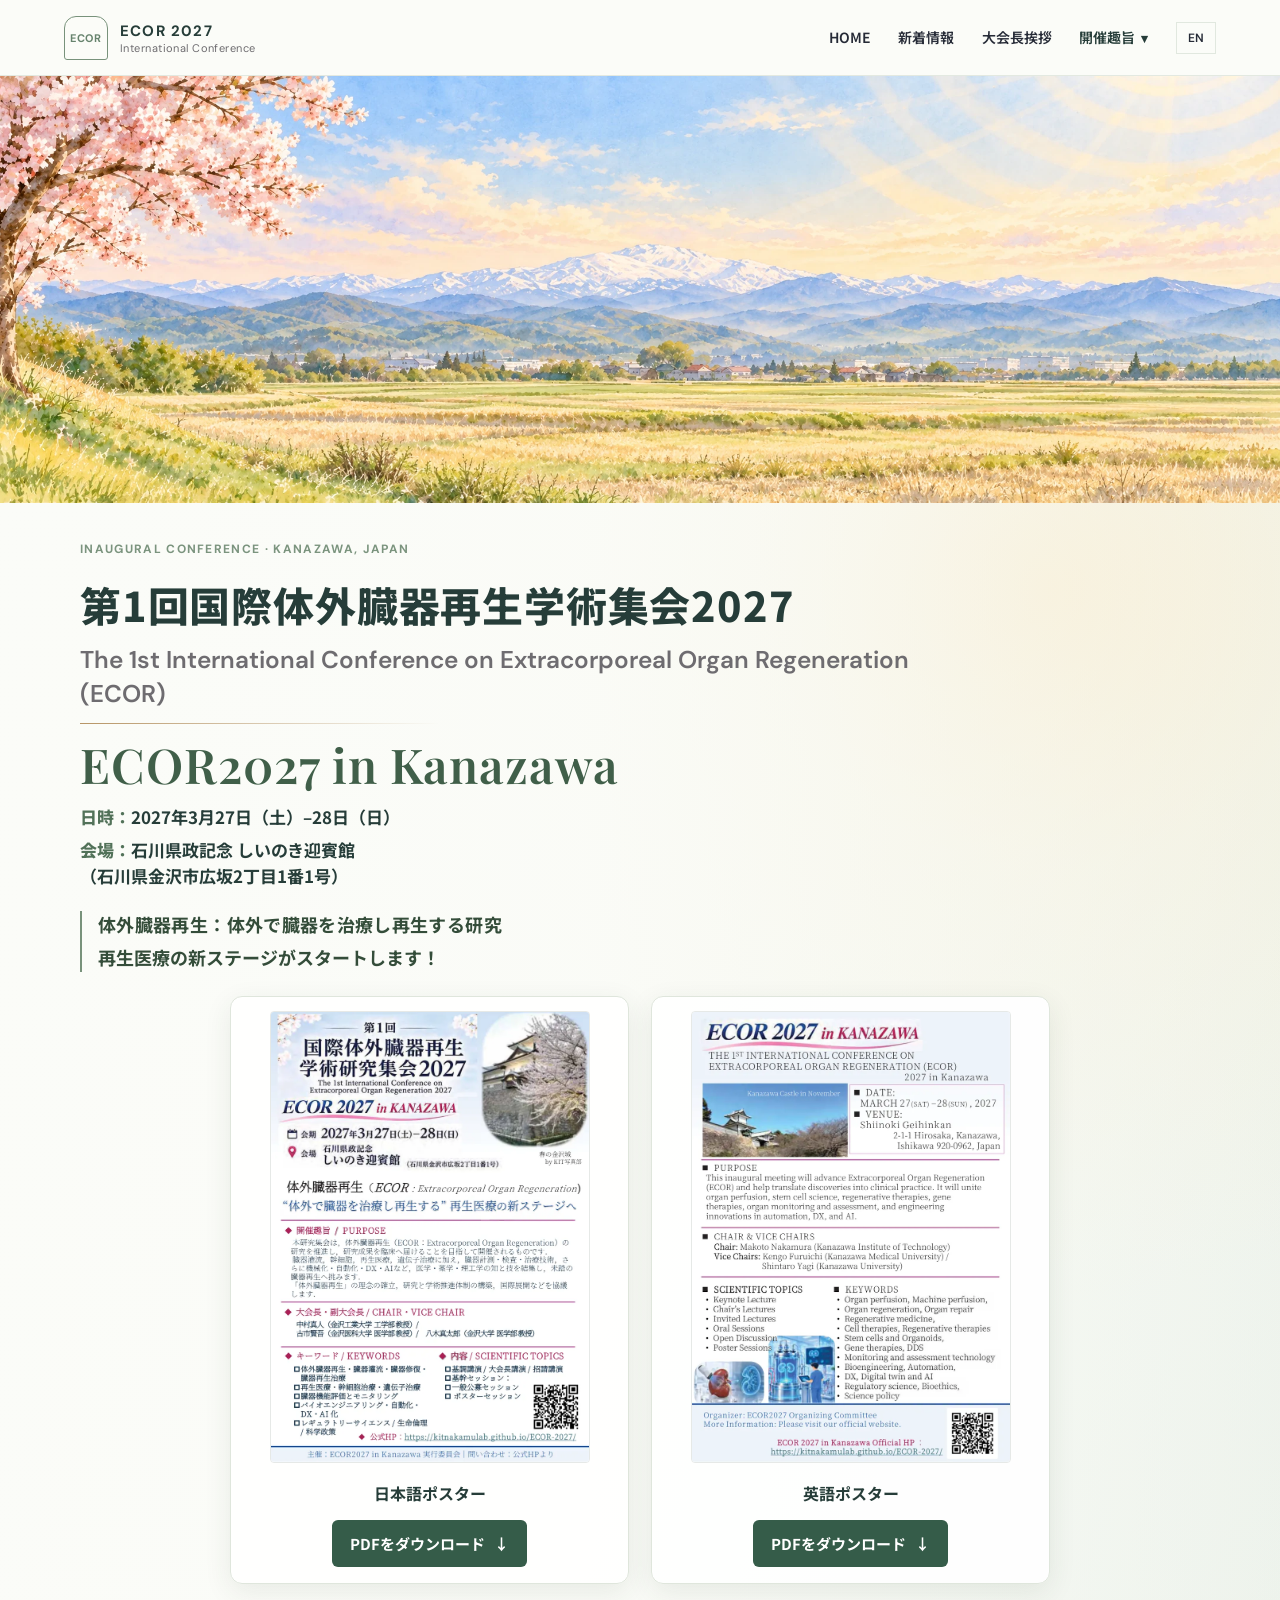
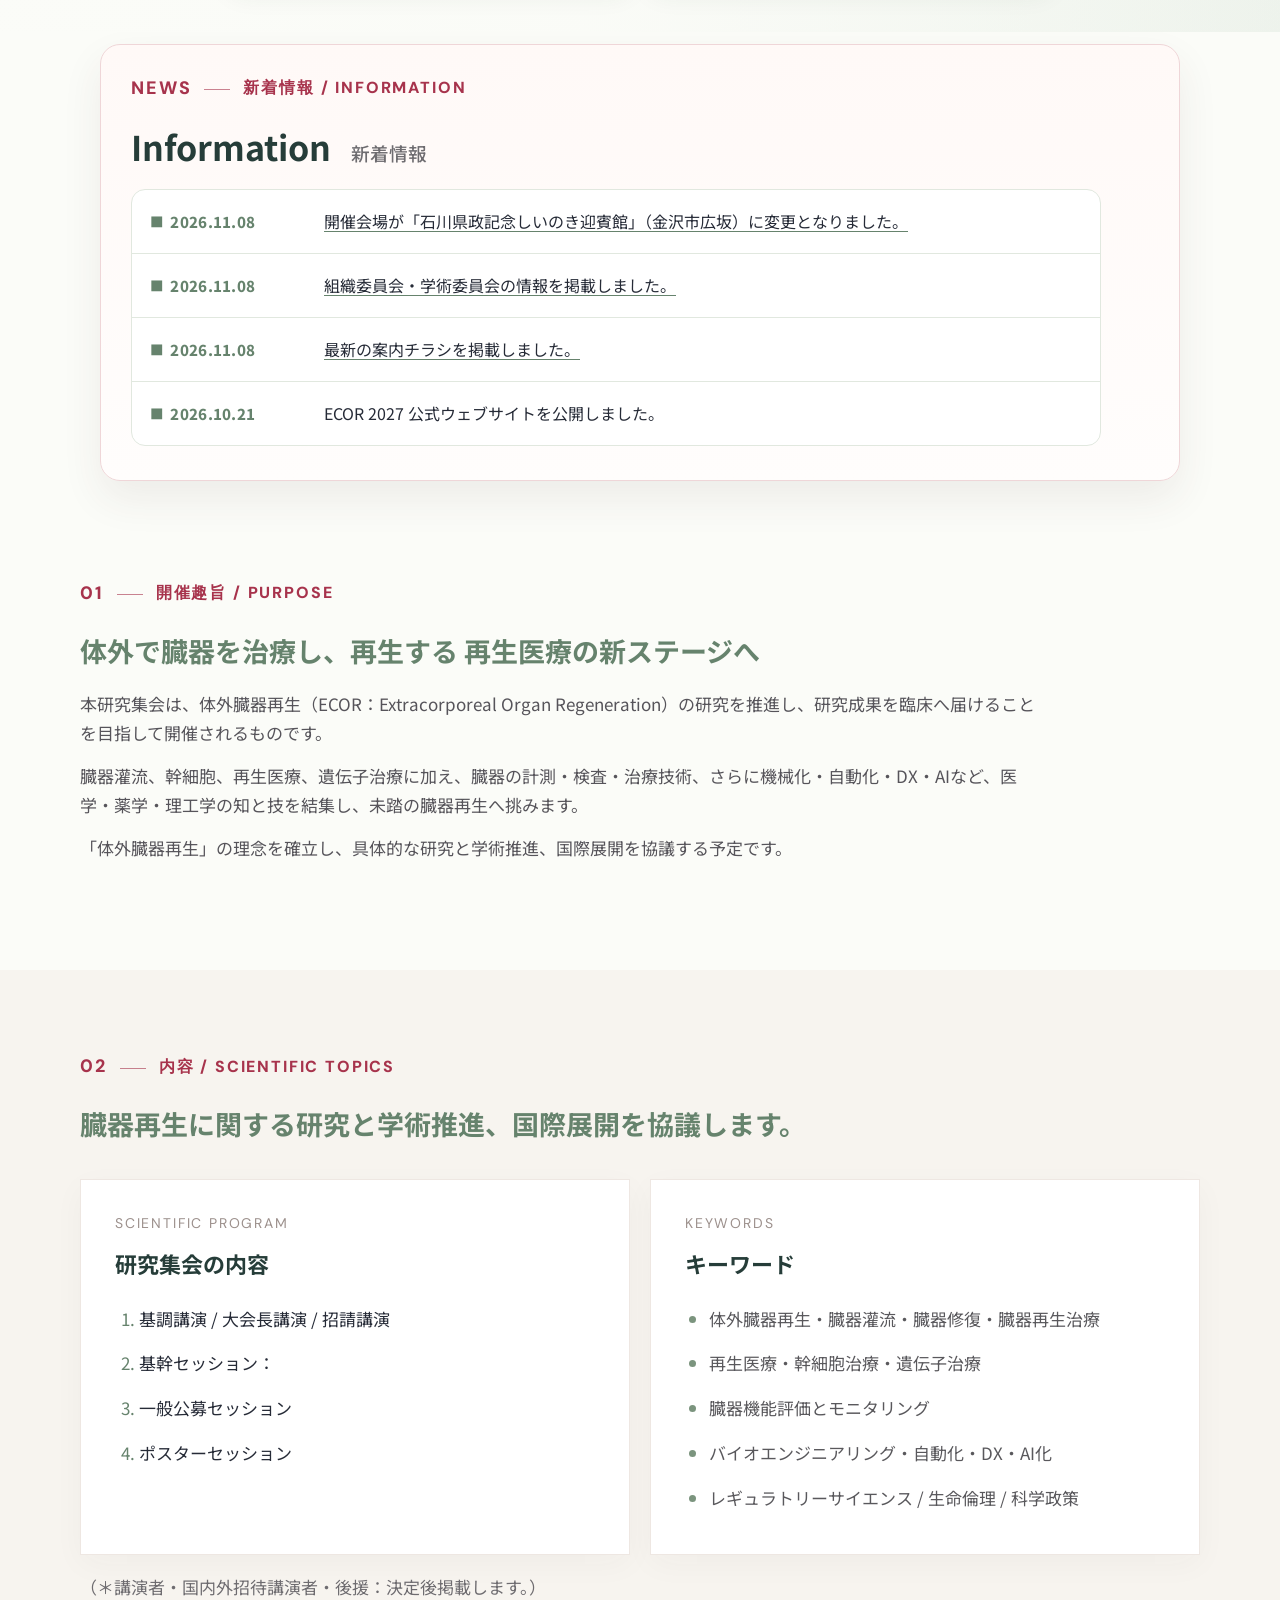
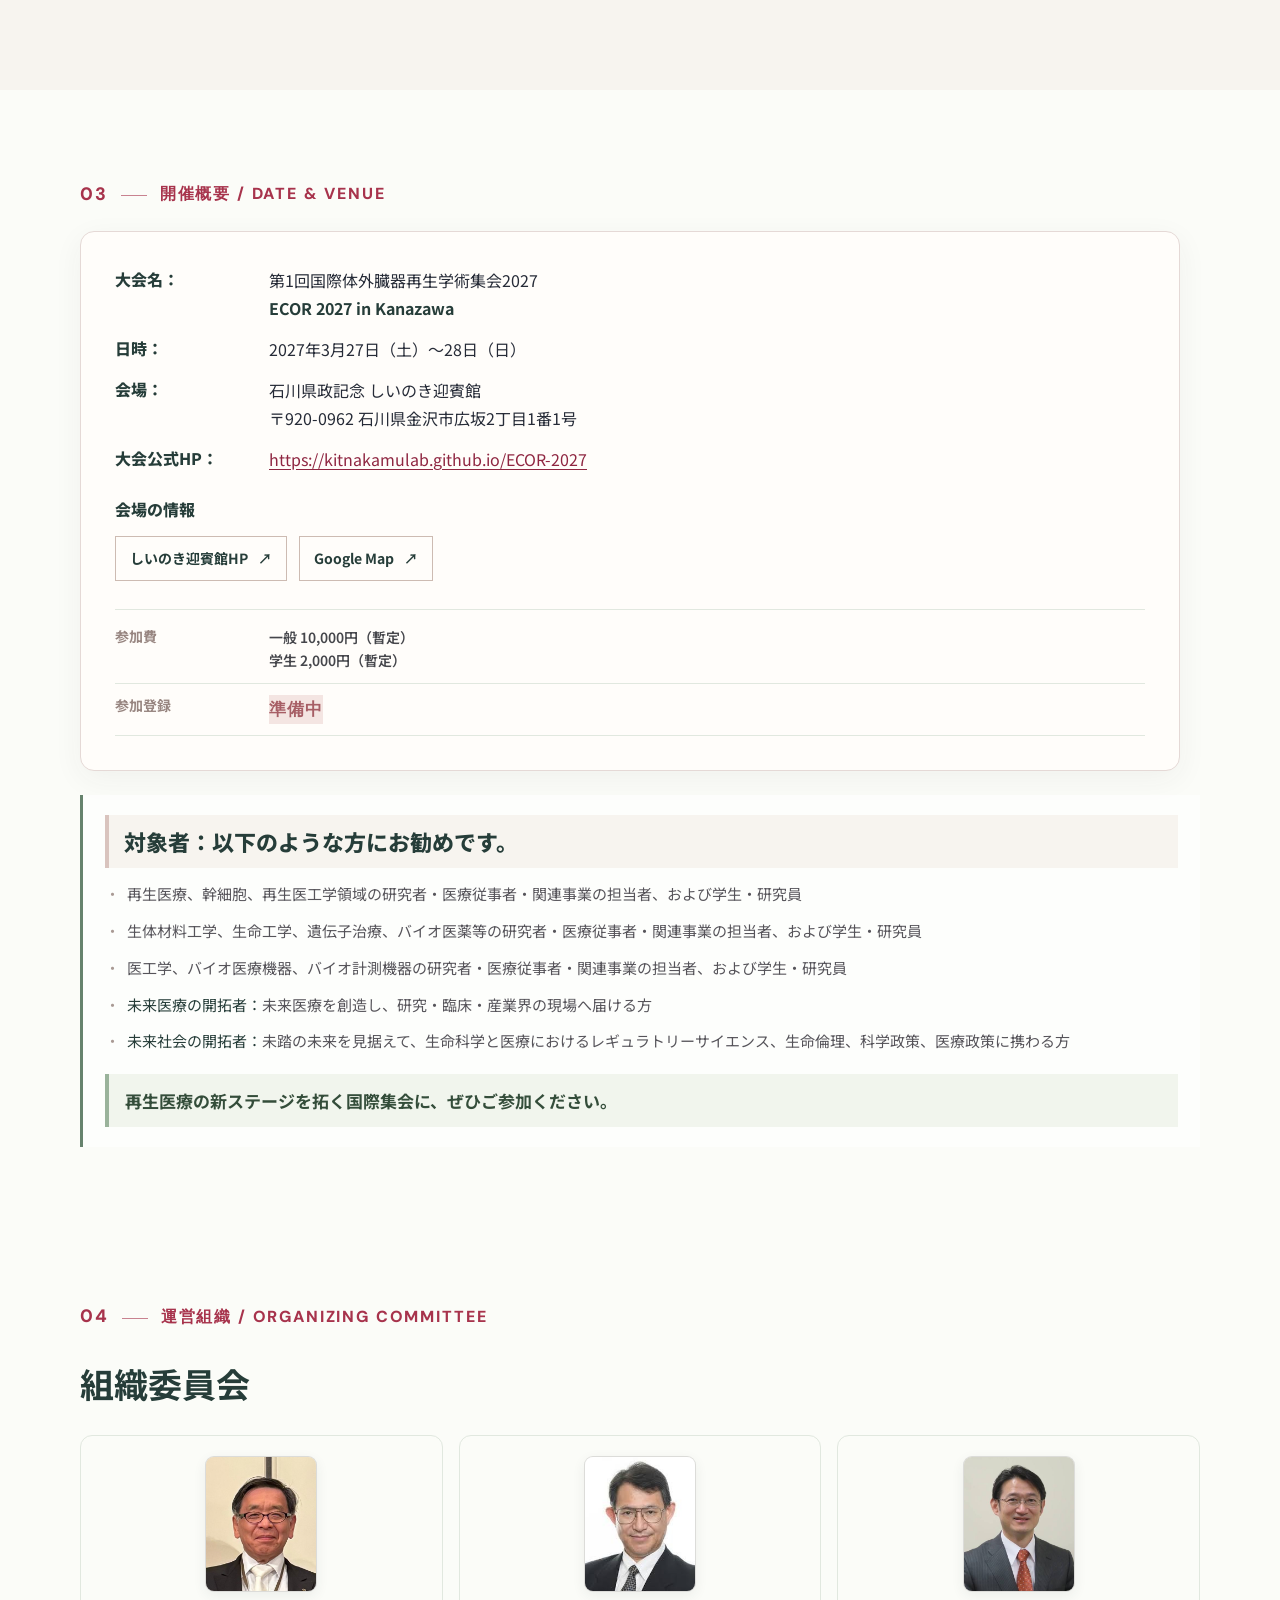
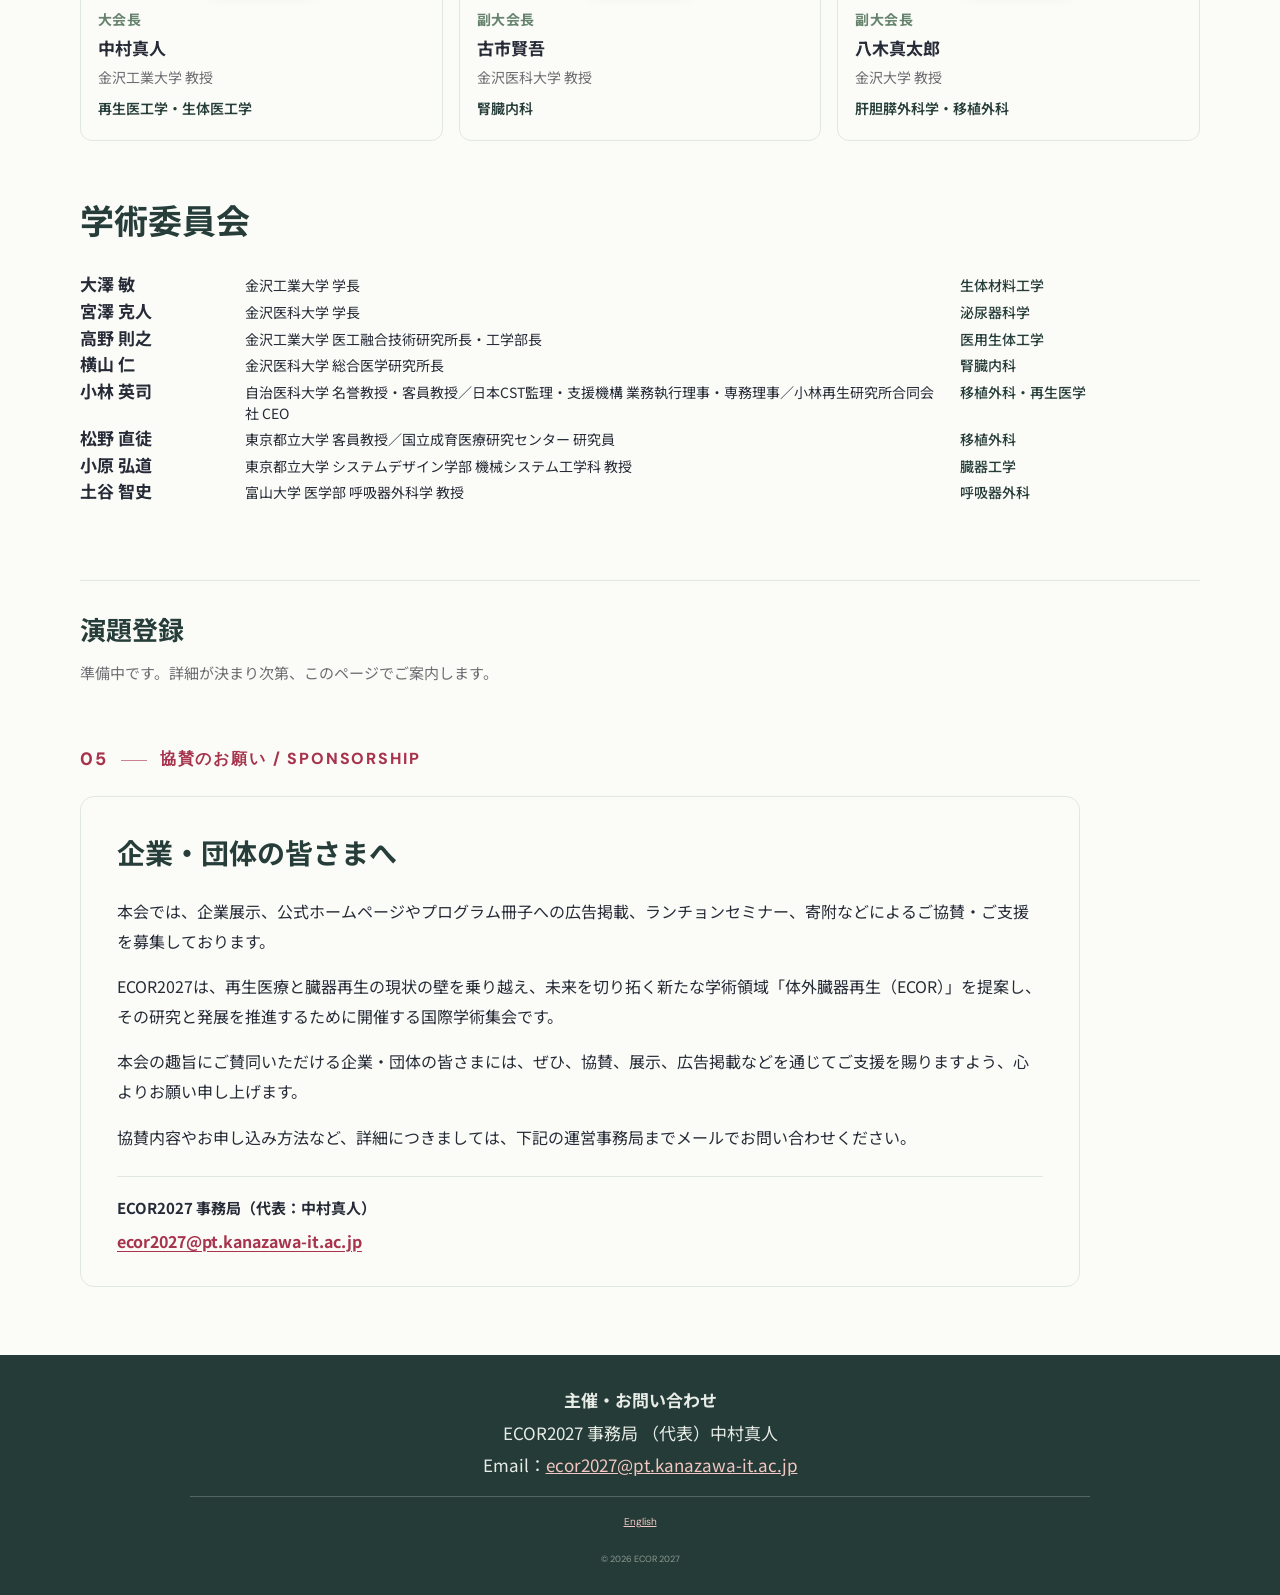
<file: index.html>
<!doctype html>
<html lang="ja">
<head>
  <meta charset="utf-8">
  <meta name="viewport" content="width=device-width, initial-scale=1">
  <meta name="description" content="第1回 国際体外臓器再生研究集会（ECOR 2027）。2027年3月27日・28日、石川県政記念しいのき迎賓館（石川県金沢市）で開催。">
  <meta name="theme-color" content="#fbfcf8">
  <title>ECOR2027 in Kanazawa | 第1回国際体外臓器再生学術集会2027</title>
  <link rel="icon" href="assets/mark.svg" type="image/svg+xml">
  <link rel="stylesheet" href="styles.css">
</head>
<body>
  <header class="site-header">
    <a class="brand" href="#top" aria-label="ECOR 2027 ホーム"><span class="brand-mark" aria-hidden="true">ECOR</span><span class="brand-copy"><strong>ECOR 2027</strong><small>International Conference</small></span></a>
    <button class="menu-toggle" aria-expanded="false" aria-controls="site-nav">メニュー</button>
    <nav class="site-nav" id="site-nav" aria-label="メインメニュー">
      <a href="#top">HOME</a>
      <a href="#information">新着情報</a>
      <a href="greeting/">大会長挨拶</a>
      <details class="nav-dropdown"><summary>開催趣旨 <span aria-hidden="true" class="nav-chevron">▾</span></summary>
        <div class="nav-dropdown-menu">
          <a href="#about">開催趣旨</a>
          <a href="#topics">内容・キーワード</a>
          <a href="#venue">開催情報</a>
          <a href="#committee">運営組織</a>
          <a href="#venue-guide">会場案内</a>
          <a href="#abstract-submission">演題登録</a>
          <a href="#registration">参加登録</a>
          <a href="#sponsorship">協賛のお願い</a>
          <a href="#contact">お問い合わせ</a>
        </div>
      </details>
      <a class="language-link" href="en/">EN</a>
    </nav>
  </header>
  <main id="top">
    <section class="hero flyer-hero" aria-labelledby="hero-title">
      <div class="hero-decoration" aria-hidden="true"></div>
      <div class="hero-content">
        <p class="eyebrow">INAUGURAL CONFERENCE · KANAZAWA, JAPAN</p>
        <h1 id="hero-title" class="conference-name">第1回国際体外臓器再生学術集会2027<br><span>The 1st International Conference on Extracorporeal Organ Regeneration (ECOR)</span></h1>
        <div class="hero-divider" aria-hidden="true"></div>
        <div class="hero-abbreviation"><b>ECOR2027 in Kanazawa</b></div>
        <div class="hero-meta flyer-event-meta"><p><strong>日時：</strong>2027年3月27日（土）–28日（日）</p><p><strong>会場：</strong>石川県政記念 しいのき迎賓館<br>（石川県金沢市広坂2丁目1番1号）</p></div>
        <div class="hero-message"><strong>体外臓器再生：体外で臓器を治療し再生する研究</strong><span>再生医療の新ステージがスタートします！</span></div>
        <div class="poster-gallery" aria-label="ポスター・チラシ">
          <article class="poster-gallery-card">
            <a class="poster-preview-link" href="assets/ECOR_2027_Poster-Flyer_JP.pdf" target="_blank" rel="noopener" aria-label="日本語ポスター">
              <img src="assets/poster-preview-jp.webp" alt="ECOR2027 日本語ポスター" loading="lazy" width="720" height="1019">
            </a>
            <div class="poster-gallery-footer"><strong>日本語ポスター</strong><a class="poster-download-button" href="assets/ECOR_2027_Poster-Flyer_JP.pdf" download>PDFをダウンロード <span aria-hidden="true">↓</span></a></div>
          </article>
          <article class="poster-gallery-card">
            <a class="poster-preview-link" href="assets/ECOR_2027_Poster-Flyer_EN.pdf" target="_blank" rel="noopener" aria-label="英語ポスター">
              <img src="assets/poster-preview-en.webp" alt="ECOR2027 英語ポスター" loading="lazy" width="720" height="1019">
            </a>
            <div class="poster-gallery-footer"><strong>英語ポスター</strong><a class="poster-download-button" href="assets/ECOR_2027_Poster-Flyer_EN.pdf" download>PDFをダウンロード <span aria-hidden="true">↓</span></a></div>
          </article>
        </div>
      </div>
    </section>
    <section class="information-section section-wrap" id="information" aria-labelledby="information-title">
      <div class="section-label"><span>NEWS</span><span>新着情報 / INFORMATION</span></div>
      <h2 class="information-title" id="information-title">Information <span>新着情報</span></h2>
      <div class="information-list">
        <article class="information-item"><time datetime="2026-11-08">2026.11.08</time><p><a href="#venue">開催会場が「石川県政記念しいのき迎賓館」（金沢市広坂）に変更となりました。</a></p></article>
        <article class="information-item"><time datetime="2026-11-08">2026.11.08</time><p><a href="#committee">組織委員会・学術委員会の情報を掲載しました。</a></p></article>
        <article class="information-item"><time datetime="2026-11-08">2026.11.08</time><p><a href="#top">最新の案内チラシを掲載しました。</a></p></article>
        <article class="information-item"><time datetime="2026-10-21">2026.10.21</time><p>ECOR 2027 公式ウェブサイトを公開しました。</p></article>
      </div>
    </section>
    <section class="intro section-wrap" id="about">
      <div class="section-label"><span>01</span><span>開催趣旨 / PURPOSE</span></div>
      <div class="intro-layout"><div><h2>体外で臓器を治療し、再生する <em>再生医療の新ステージへ</em></h2></div><div class="intro-copy">
        <p>本研究集会は、体外臓器再生（ECOR：Extracorporeal Organ Regeneration）の研究を推進し、研究成果を臨床へ届けることを目指して開催されるものです。</p>
        <p>臓器灌流、幹細胞、再生医療、遺伝子治療に加え、臓器の計測・検査・治療技術、さらに機械化・自動化・DX・AIなど、医学・薬学・理工学の知と技を結集し、未踏の臓器再生へ挑みます。</p>
        <p>「体外臓器再生」の理念を確立し、具体的な研究と学術推進、国際展開を協議する予定です。</p>
      </div></div>
    </section>
    <section class="topics-section" id="topics">
      <div class="section-wrap">
        <div class="section-label"><span>02</span><span>内容 / SCIENTIFIC TOPICS</span></div>
        <div class="section-heading"><h2 class="topic-statement">臓器再生に関する研究と学術推進、国際展開を協議します。</h2></div>
        <div class="topic-grid">
          <article class="topic-card topic-life"><p class="topic-domain">SCIENTIFIC PROGRAM</p><h3>研究集会の内容</h3><ol class="session-list"><li>基調講演 / 大会長講演 / 招請講演</li><li>基幹セッション：</li><li>一般公募セッション</li><li>ポスターセッション</li></ol></article>
          <article class="topic-card topic-engineering"><p class="topic-domain">KEYWORDS</p><h3>キーワード</h3><ul><li>体外臓器再生・臓器灌流・臓器修復・臓器再生治療</li><li>再生医療・幹細胞治療・遺伝子治療</li><li>臓器機能評価とモニタリング</li><li>バイオエンジニアリング・自動化・DX・AI化</li><li>レギュラトリーサイエンス / 生命倫理 / 科学政策</li></ul></article>
        </div>
        <p class="topic-note">（＊講演者・国内外招待講演者・後援：決定後掲載します。）</p>
      </div>
    </section>
    <section class="conference-info section-wrap" id="venue">
      <div class="section-label"><span>03</span><span>開催概要 / DATE &amp; VENUE</span></div>
      <div class="info-layout venue-single-box">
        <div class="venue-overview">
          <dl class="venue-details">
            <div><dt>大会名：</dt><dd>第1回国際体外臓器再生学術集会2027<br><span class="venue-subtitle">ECOR 2027 in Kanazawa</span></dd></div>
            <div><dt>日時：</dt><dd>2027年3月27日（土）～28日（日）</dd></div>
            <div><dt>会場：</dt><dd>石川県政記念 しいのき迎賓館<br>〒920-0962 石川県金沢市広坂2丁目1番1号</dd></div>
            <div><dt>大会公式HP：</dt><dd><a class="venue-official-link" href="https://kitnakamulab.github.io/ECOR-2027/">https://kitnakamulab.github.io/ECOR-2027</a></dd></div>
          </dl>
          <div class="venue-guide" id="venue-guide">
            <h3>会場の情報</h3>
            <div class="venue-link-buttons">
              <a class="map-button" href="https://www.shiinoki-geihinkan.jp/about/information.html" target="_blank" rel="noopener noreferrer">しいのき迎賓館HP <span aria-hidden="true">↗</span></a>
              <a class="map-button" href="https://www.google.com/maps/search/?api=1&amp;query=Shiinoki+Cultural+Complex%2C+2-1-1+Hirosaka%2C+Kanazawa" target="_blank" rel="noopener noreferrer">Google Map <span aria-hidden="true">↗</span></a>
            </div>
          </div>
          <div class="venue-registration"><dl class="info-table"><div><dt>参加費</dt><dd>一般 10,000円（暫定）<br>学生 2,000円（暫定）</dd></div><div><dt>参加登録</dt><dd id="registration"><span class="inline-soon registration-pending">準備中</span></dd></div></dl></div>
        </div>
      </div>
      <div class="flyer-audience audience-groups"><strong class="audience-heading">対象者：以下のような方にお勧めです。</strong><div class="audience-group"><span>再生医療、幹細胞、再生医工学領域の研究者・医療従事者・関連事業の担当者、および学生・研究員</span></div><div class="audience-group"><span>生体材料工学、生命工学、遺伝子治療、バイオ医薬等の研究者・医療従事者・関連事業の担当者、および学生・研究員</span></div><div class="audience-group"><span>医工学、バイオ医療機器、バイオ計測機器の研究者・医療従事者・関連事業の担当者、および学生・研究員</span></div><div class="audience-group"><b>未来医療の開拓者：</b><span>未来医療を創造し、研究・臨床・産業界の現場へ届ける方</span></div><div class="audience-group"><b>未来社会の開拓者：</b><span>未踏の未来を見据えて、生命科学と医療におけるレギュラトリーサイエンス、生命倫理、科学政策、医療政策に携わる方</span></div><p class="audience-invitation">再生医療の新ステージを拓く国際集会に、ぜひご参加ください。</p></div>
    </section>
    <section class="committee-section section-wrap" id="committee">
      <div class="section-label"><span>04</span><span>運営組織 / ORGANIZING COMMITTEE</span></div>
      <h2 class="committee-title">組織委員会</h2>
      <div class="committee-chairs committee-chairs-photo">
        <article class="chair-card">
          <div class="chair-photo-wrap"><img class="chair-photo" loading="lazy" decoding="async" src="assets/chair-nakamura.jpg" alt="中村真人"></div>
          <div class="chair-info">
            <span class="member-role">大会長</span>
          <strong>中村真人</strong>
          <span class="member-affiliation">金沢工業大学 教授</span>
          <span class="member-field">再生医工学・生体医工学</span>
          </div>
        </article>
        <article class="chair-card">
          <div class="chair-photo-wrap"><img class="chair-photo" loading="lazy" decoding="async" src="assets/chair-furuichi.jpg" alt="古市賢吾"></div>
          <div class="chair-info">
            <span class="member-role">副大会長</span>
          <strong>古市賢吾</strong>
          <span class="member-affiliation">金沢医科大学 教授</span>
          <span class="member-field">腎臓内科</span>
          </div>
        </article>
        <article class="chair-card">
          <div class="chair-photo-wrap"><img class="chair-photo" loading="lazy" decoding="async" src="assets/chair-yagi.jpg" alt="八木真太郎"></div>
          <div class="chair-info">
            <span class="member-role">副大会長</span>
          <strong>八木真太郎</strong>
          <span class="member-affiliation">金沢大学 教授</span>
          <span class="member-field">肝胆膵外科学・移植外科</span>
          </div>
        </article>
      </div>
      <h2 class="committee-title scientific-title">学術委員会</h2>
      <ul class="scientific-name-list scientific-table" aria-label="学術委員一覧">
        <li><strong class="scientific-person">大澤 敏</strong><span class="scientific-work">金沢工業大学 学長</span><span class="scientific-expertise">生体材料工学</span></li>
        <li><strong class="scientific-person">宮澤 克人</strong><span class="scientific-work">金沢医科大学 学長</span><span class="scientific-expertise">泌尿器科学</span></li>
        <li><strong class="scientific-person">高野 則之</strong><span class="scientific-work">金沢工業大学 医工融合技術研究所長・工学部長</span><span class="scientific-expertise">医用生体工学</span></li>
        <li><strong class="scientific-person">横山 仁</strong><span class="scientific-work">金沢医科大学 総合医学研究所長</span><span class="scientific-expertise">腎臓内科</span></li>
        <li><strong class="scientific-person">小林 英司</strong><span class="scientific-work">自治医科大学 名誉教授・客員教授／日本CST監理・支援機構 業務執行理事・専務理事／小林再生研究所合同会社 CEO</span><span class="scientific-expertise">移植外科・再生医学</span></li>
        <li><strong class="scientific-person">松野 直徒</strong><span class="scientific-work">東京都立大学 客員教授／国立成育医療研究センター 研究員</span><span class="scientific-expertise">移植外科</span></li>
        <li><strong class="scientific-person">小原 弘道</strong><span class="scientific-work">東京都立大学 システムデザイン学部 機械システム工学科 教授</span><span class="scientific-expertise">臓器工学</span></li>
        <li><strong class="scientific-person">土谷 智史</strong><span class="scientific-work">富山大学 医学部 呼吸器外科学 教授</span><span class="scientific-expertise">呼吸器外科</span></li>
      </ul>
    </section>
    <section class="future-info section-wrap" id="abstract-submission"><h2>演題登録</h2><p>準備中です。詳細が決まり次第、このページでご案内します。</p></section>
    <section class="future-info sponsorship-section section-wrap" id="sponsorship" aria-labelledby="sponsorship-title">
      <div class="section-label"><span>05</span><span>協賛のお願い / SPONSORSHIP</span></div>
      <div class="sponsorship-panel">
        <h2 id="sponsorship-title">企業・団体の皆さまへ</h2>
        <p>本会では、企業展示、公式ホームページやプログラム冊子への広告掲載、ランチョンセミナー、寄附などによるご協賛・ご支援を募集しております。</p>
        <p>ECOR2027は、再生医療と臓器再生の現状の壁を乗り越え、未来を切り拓く新たな学術領域「体外臓器再生（ECOR）」を提案し、その研究と発展を推進するために開催する国際学術集会です。</p>
        <p>本会の趣旨にご賛同いただける企業・団体の皆さまには、ぜひ、協賛、展示、広告掲載などを通じてご支援を賜りますよう、心よりお願い申し上げます。</p>
        <p>協賛内容やお申し込み方法など、詳細につきましては、下記の運営事務局までメールでお問い合わせください。</p>
        <p class="sponsorship-contact"><strong>ECOR2027 事務局（代表：中村真人）</strong><a href="mailto:ecor2027@pt.kanazawa-it.ac.jp?subject=ECOR2027%E5%8D%94%E8%B3%9B%E3%81%AE%E3%81%8A%E5%95%8F%E5%90%88%E3%81%9B">ecor2027@pt.kanazawa-it.ac.jp</a></p>
      </div>
    </section>
  </main>
  <footer class="site-footer" id="contact">
    <div class="footer-contact"><p class="footer-contact-title">主催・お問い合わせ</p><p>ECOR2027 事務局 （代表）中村真人</p><p>Email：<a href="mailto:ecor2027@pt.kanazawa-it.ac.jp">ecor2027@pt.kanazawa-it.ac.jp</a></p></div>
    <div class="footer-meta"><a href="en/">English</a></div><small>© 2026 ECOR 2027</small>
  </footer>
  <script src="script.js"></script>
</body>
</html>
</file>
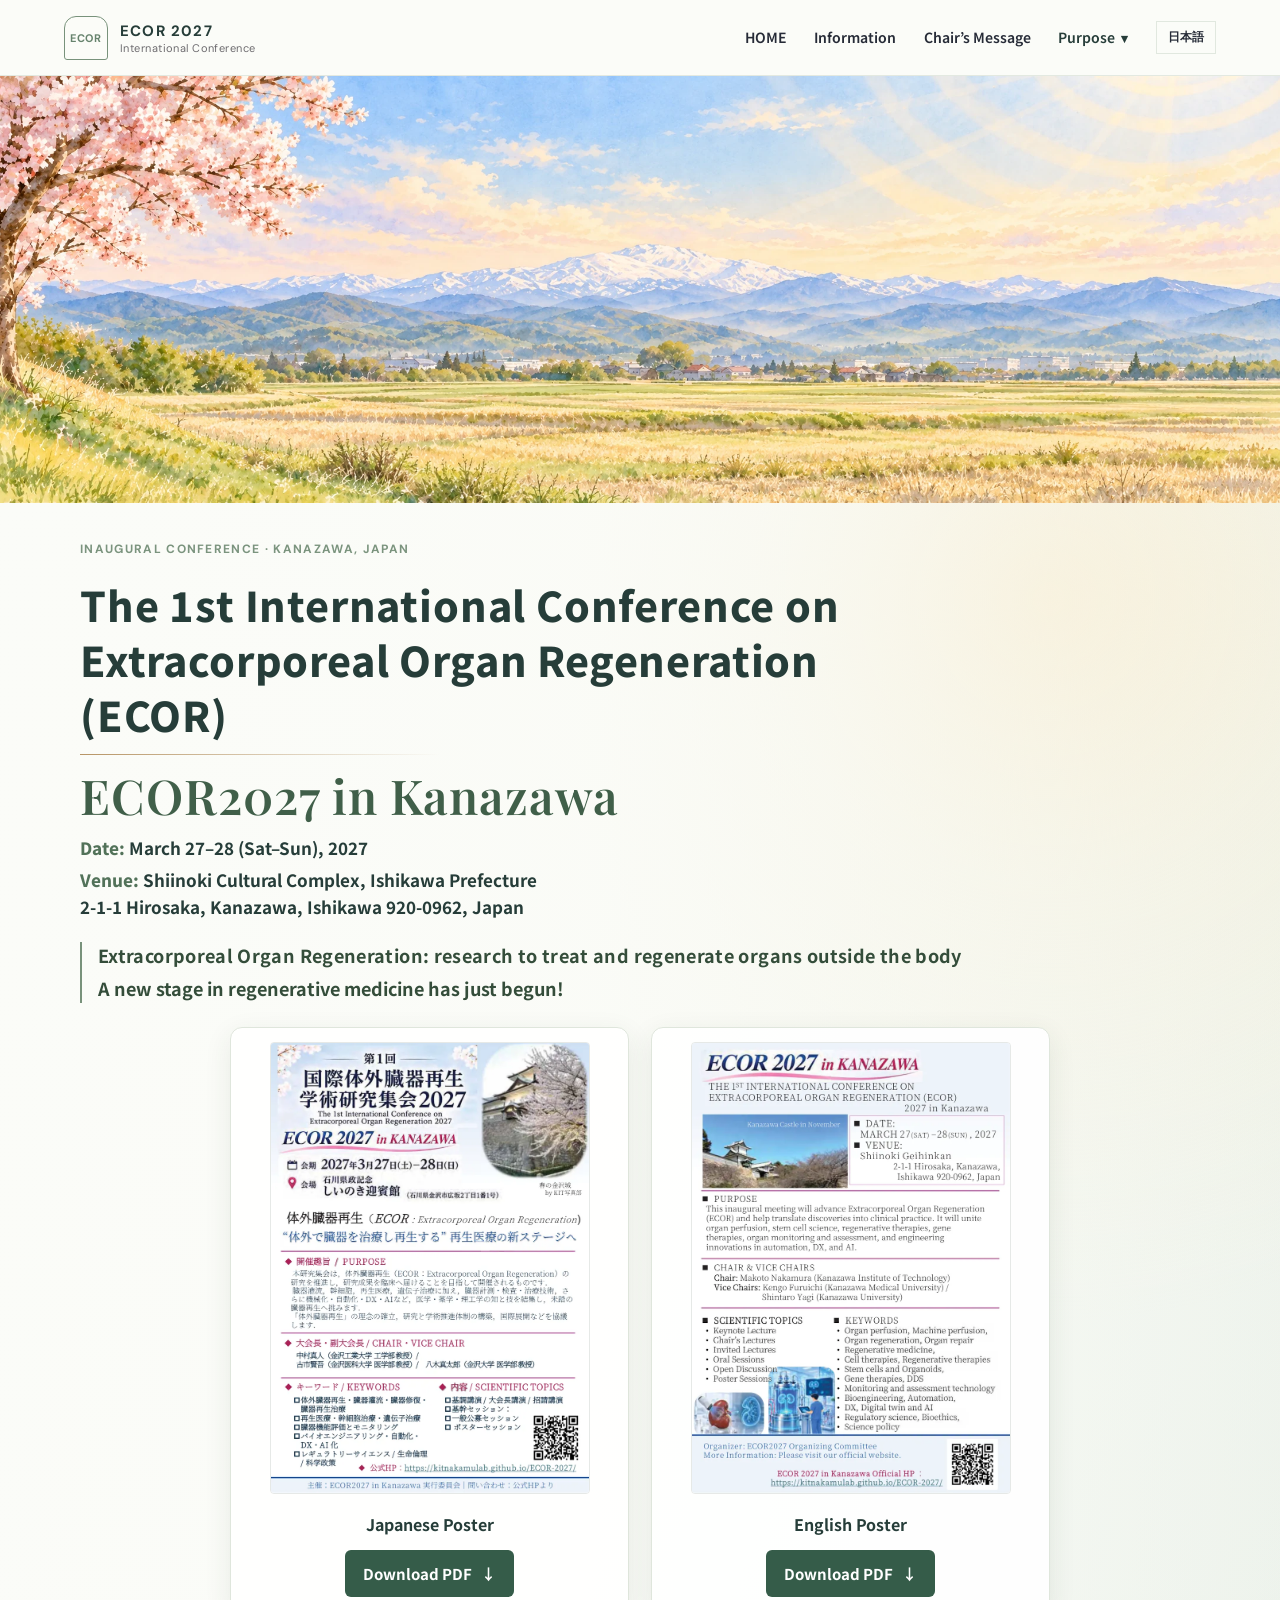
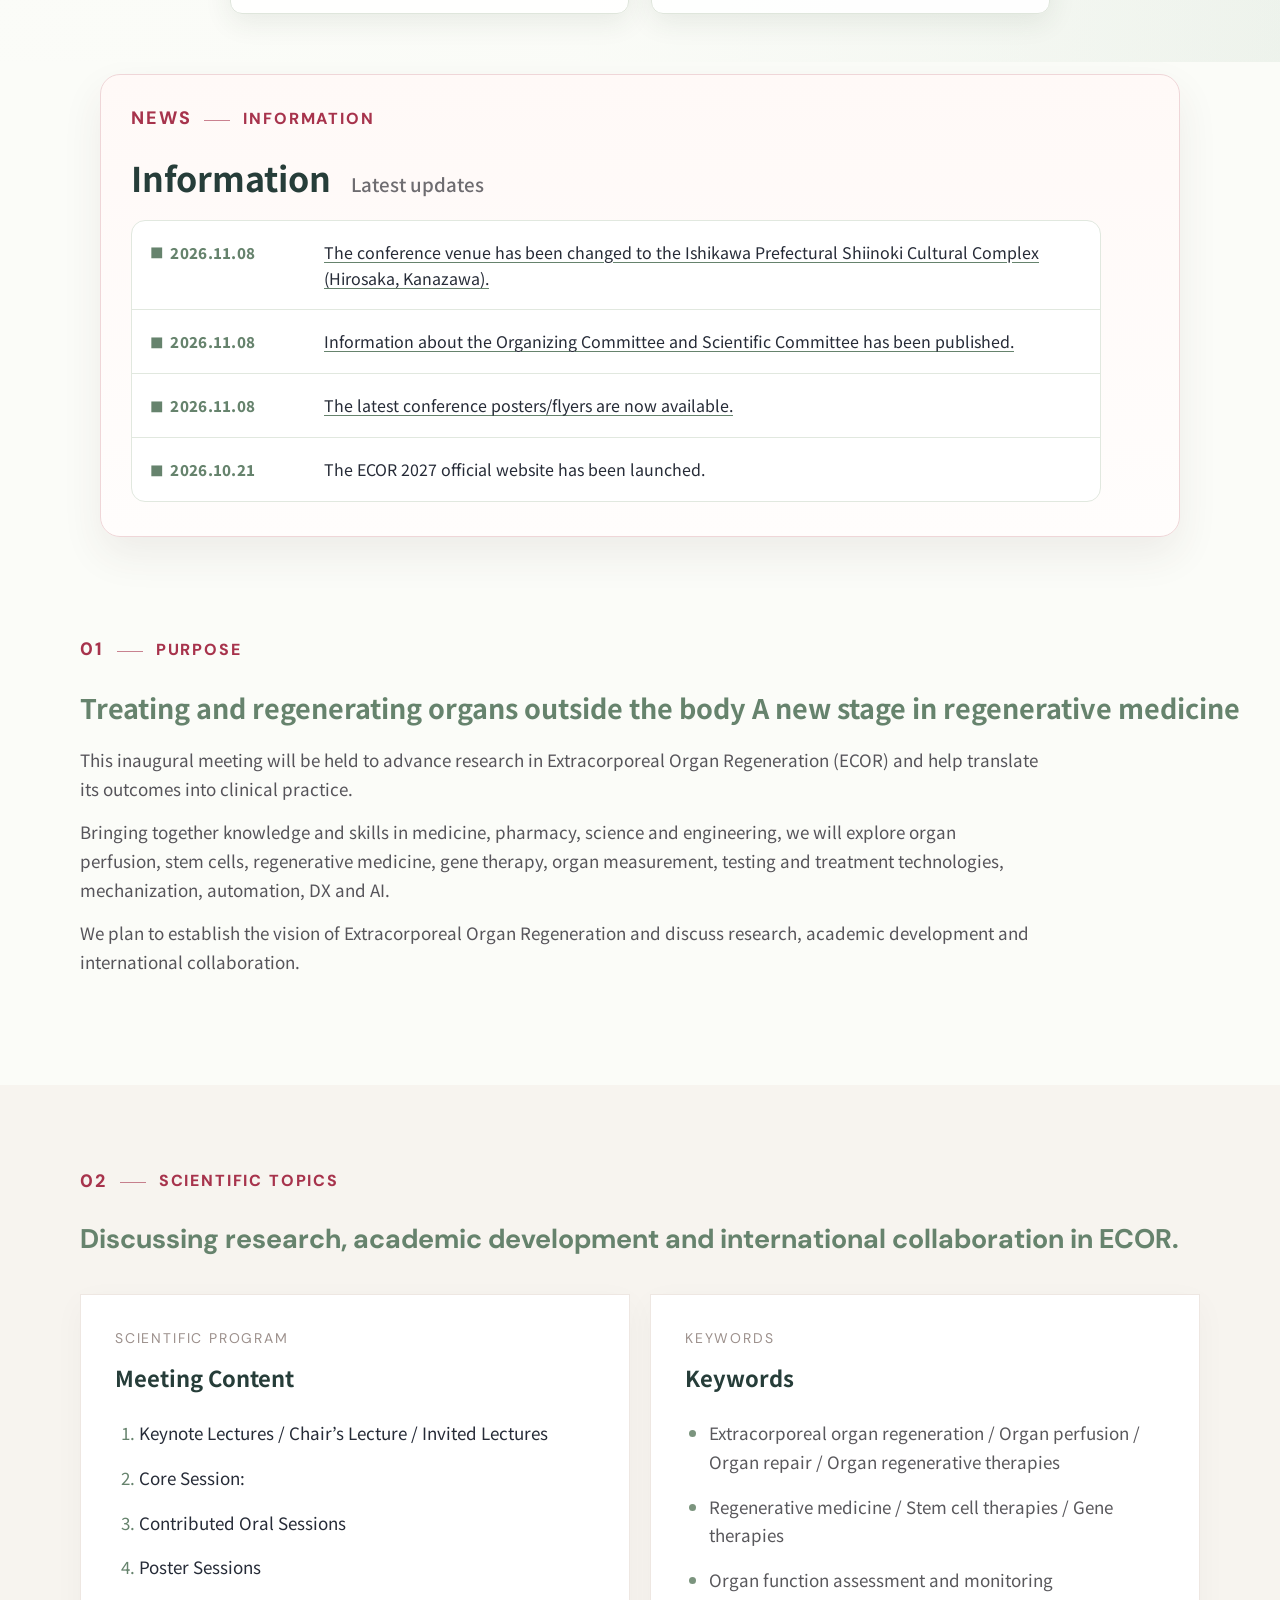
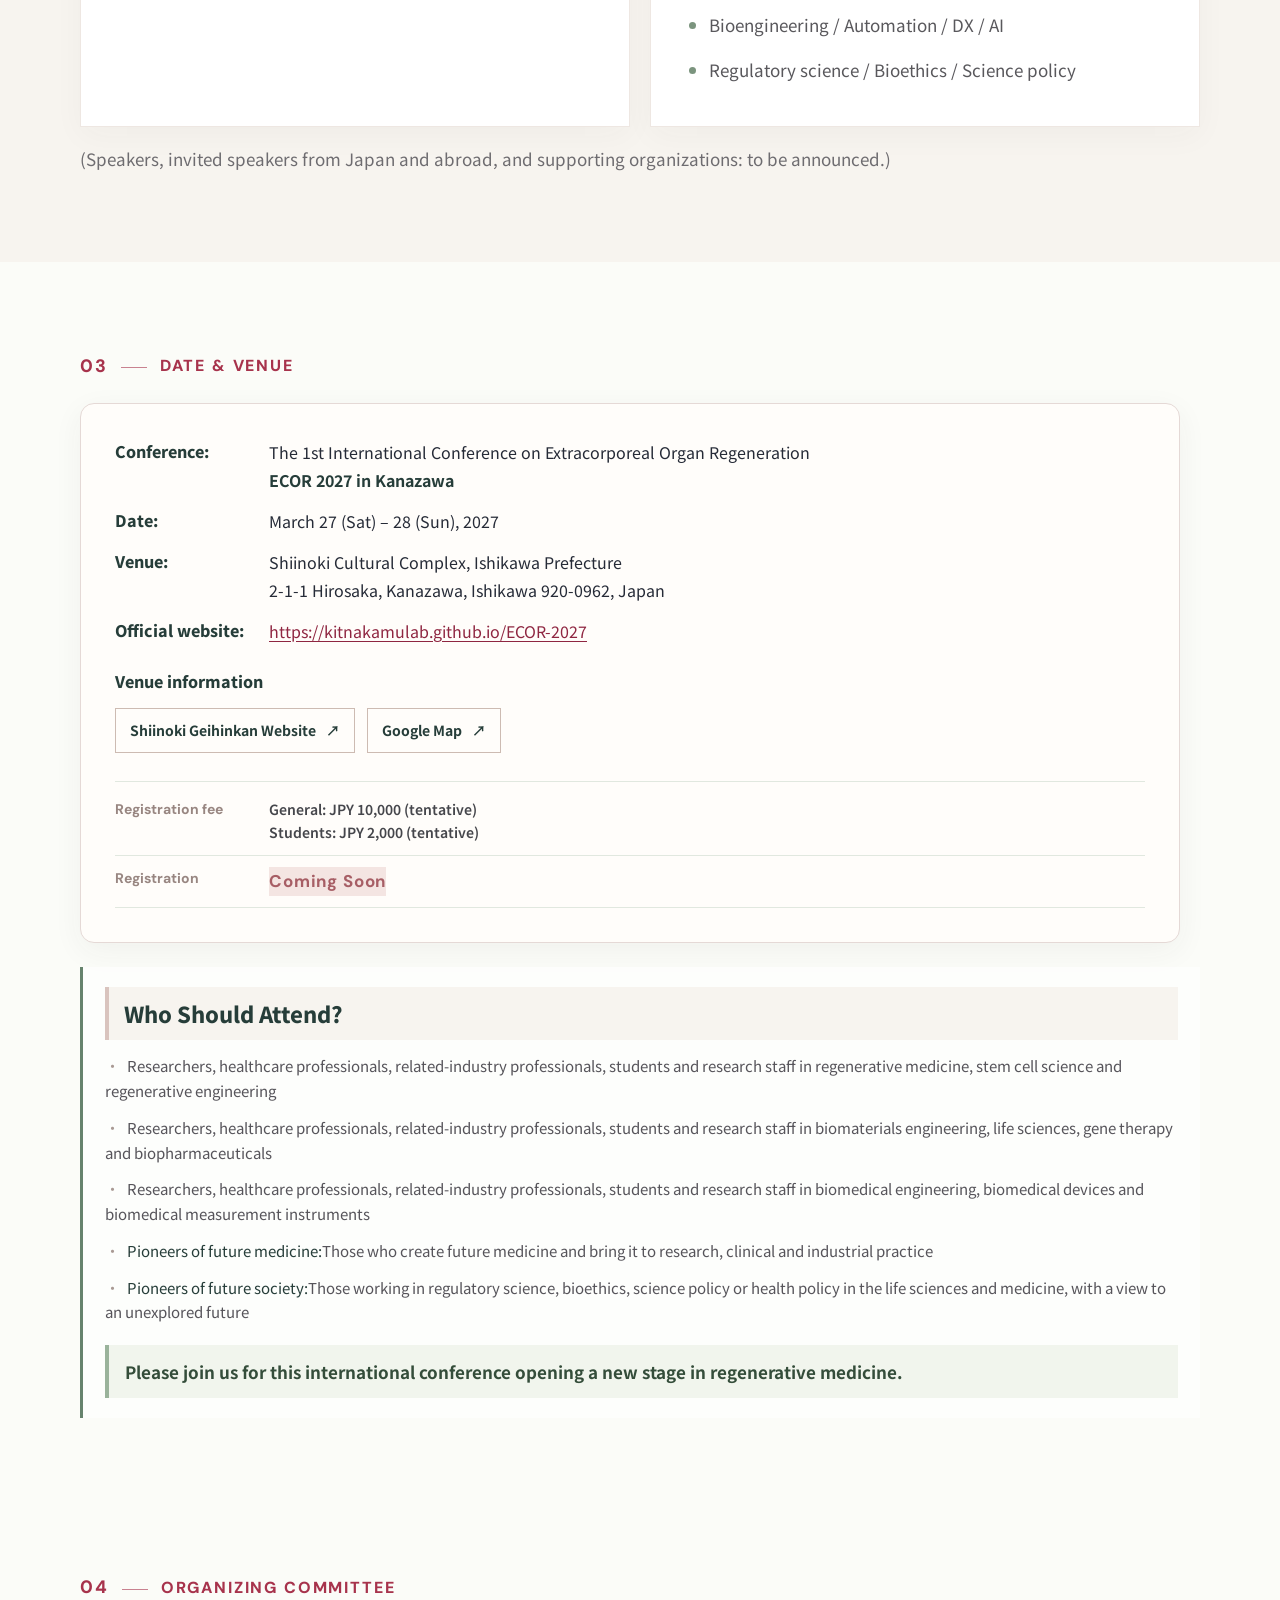
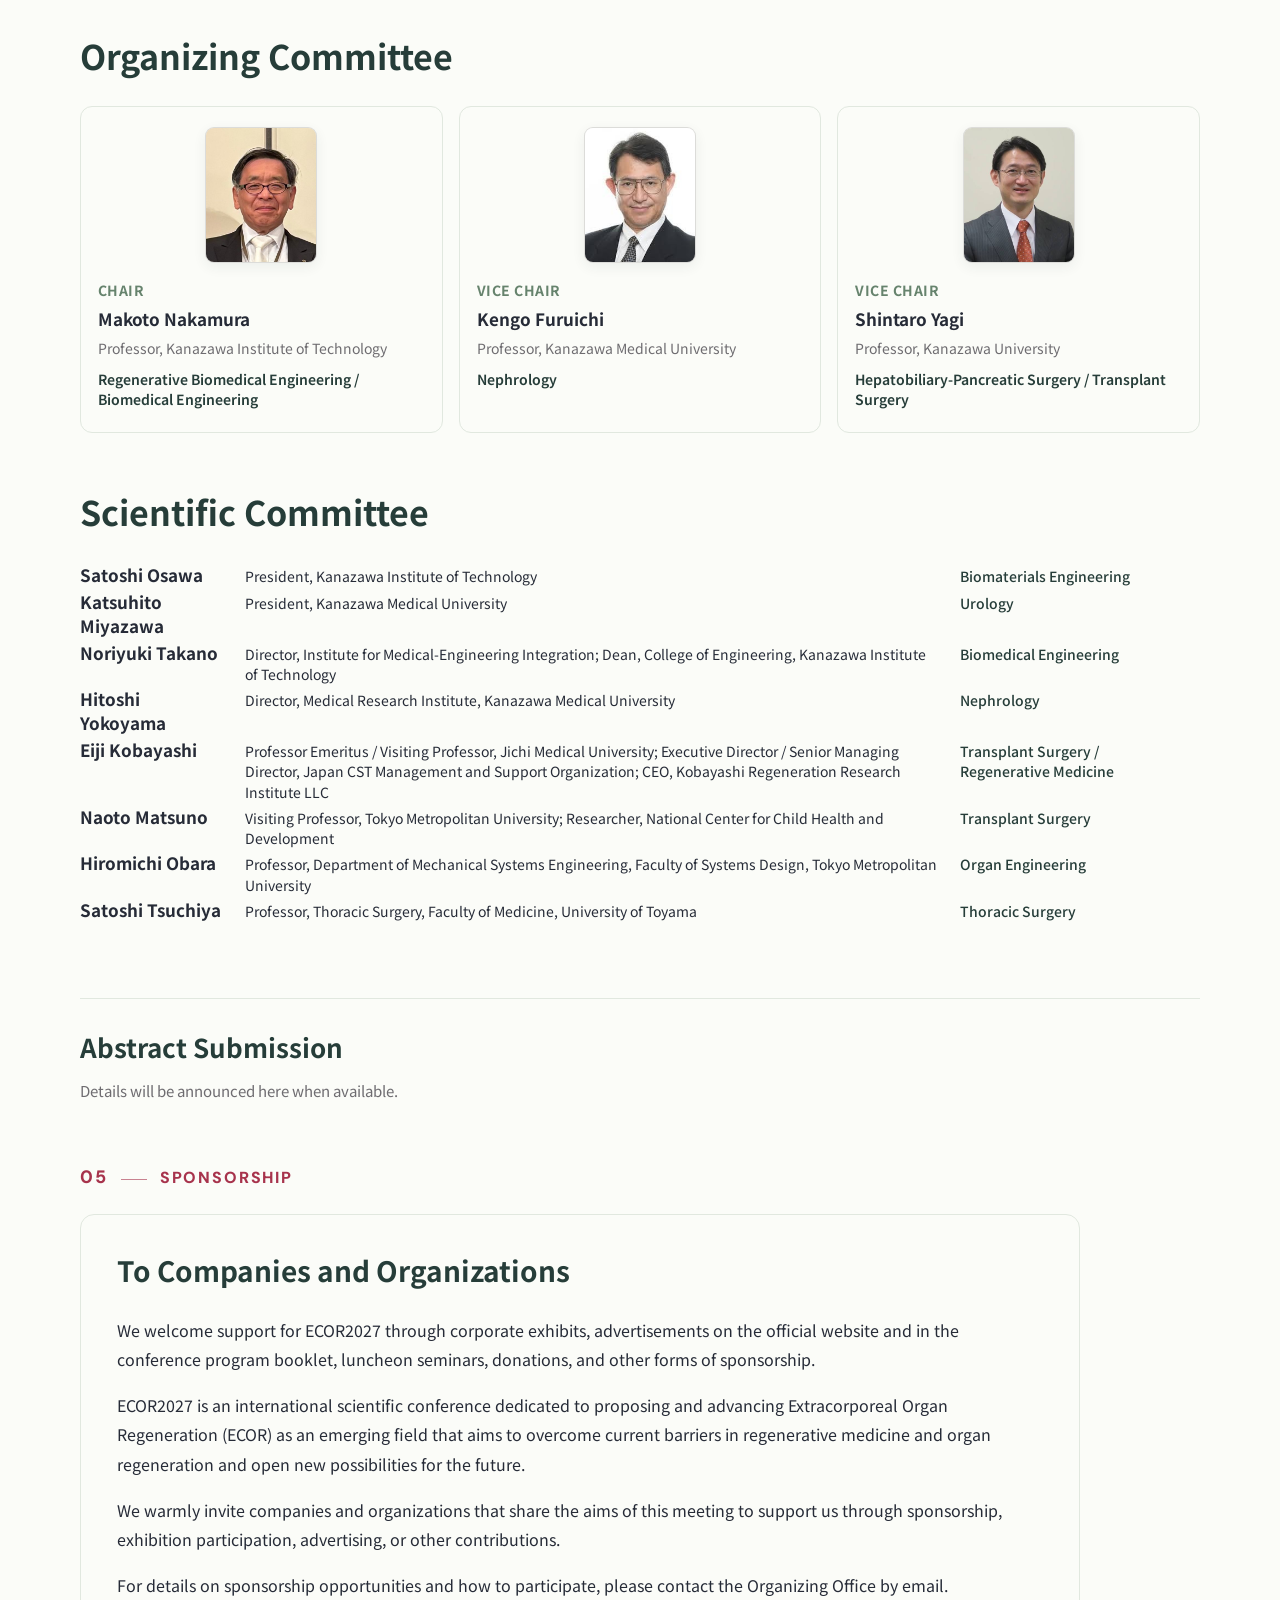
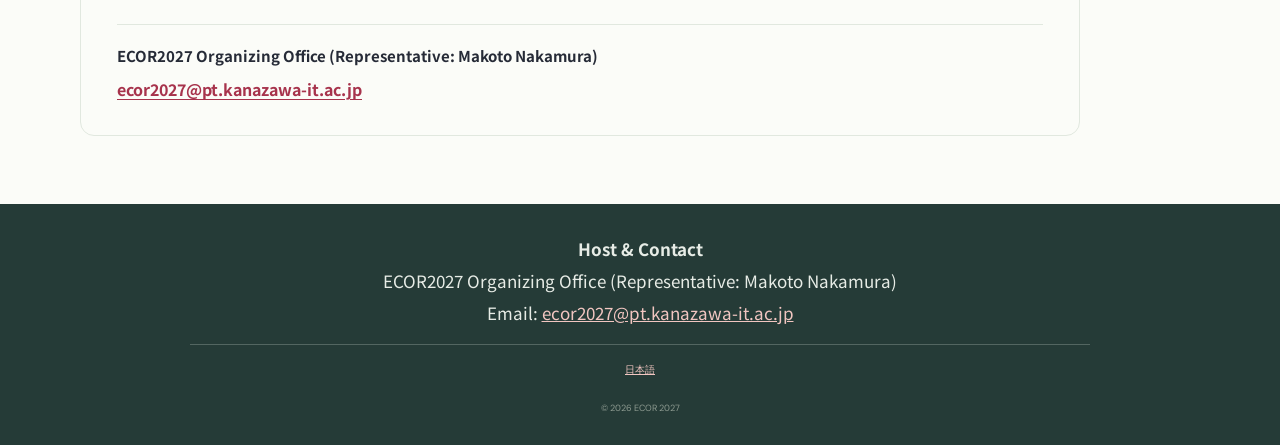
<file: en/index.html>
<!doctype html>
<html lang="en">
<head>
  <meta charset="utf-8">
  <meta name="viewport" content="width=device-width, initial-scale=1">
  <meta name="description" content="The 1st International Conference on Extracorporeal Organ Regeneration (ECOR), March 27–28, 2027, Shiinoki Cultural Complex, Kanazawa, Japan.">
  <meta name="theme-color" content="#fbfcf8">
  <title>ECOR2027 in Kanazawa | The 1st International Conference on Extracorporeal Organ Regeneration</title>
  <link rel="icon" href="../assets/mark.svg" type="image/svg+xml">
  <link rel="stylesheet" href="../styles.css">
</head>
<body>
  <header class="site-header">
    <a class="brand" href="#top" aria-label="ECOR 2027 home"><span class="brand-mark" aria-hidden="true">ECOR</span><span class="brand-copy"><strong>ECOR 2027</strong><small>International Conference</small></span></a>
    <button class="menu-toggle" aria-expanded="false" aria-controls="site-nav">Menu</button>
    <nav class="site-nav" id="site-nav" aria-label="Main navigation">
      <a href="#top">HOME</a>
      <a href="#information">Information</a>
      <a href="greeting/">Chair’s Message</a>
      <details class="nav-dropdown"><summary>Purpose <span aria-hidden="true" class="nav-chevron">▾</span></summary>
        <div class="nav-dropdown-menu">
          <a href="#about">Purpose</a>
          <a href="#topics">Topics &amp; Keywords</a>
          <a href="#venue">Date &amp; Venue</a>
          <a href="#committee">Organizing Committee</a>
          <a href="#venue-guide">Venue Information</a>
          <a href="#abstract-submission">Abstract Submission</a>
          <a href="#registration">Registration</a>
          <a href="#sponsorship">Sponsorship</a>
          <a href="#contact">Contact</a>
        </div>
      </details>
      <a class="language-link" href="../">日本語</a>
    </nav>
  </header>
  <main id="top">
    <section class="hero flyer-hero" aria-labelledby="hero-title">
      <div class="hero-decoration" aria-hidden="true"></div>
      <div class="hero-content">
        <p class="eyebrow">INAUGURAL CONFERENCE · KANAZAWA, JAPAN</p>
        <h1 id="hero-title" class="conference-name">The 1st International Conference on<br>Extracorporeal Organ Regeneration (ECOR)</h1>
        <div class="hero-divider" aria-hidden="true"></div>
        <div class="hero-abbreviation"><b>ECOR2027 in Kanazawa</b></div>
        <div class="hero-meta flyer-event-meta"><p><strong>Date:</strong> March 27–28 (Sat–Sun), 2027</p><p><strong>Venue:</strong> Shiinoki Cultural Complex, Ishikawa Prefecture<br>2-1-1 Hirosaka, Kanazawa, Ishikawa 920-0962, Japan</p></div>
        <div class="hero-message"><strong>Extracorporeal Organ Regeneration: research to treat and regenerate organs outside the body</strong><span>A new stage in regenerative medicine has just begun!</span></div>
        <div class="poster-gallery" aria-label="Poster / Flyer">
          <article class="poster-gallery-card">
            <a class="poster-preview-link" href="../assets/ECOR_2027_Poster-Flyer_JP.pdf" target="_blank" rel="noopener" aria-label="Japanese Poster">
              <img src="../assets/poster-preview-jp.webp" alt="ECOR2027 Japanese poster" loading="lazy" width="720" height="1019">
            </a>
            <div class="poster-gallery-footer"><strong>Japanese Poster</strong><a class="poster-download-button" href="../assets/ECOR_2027_Poster-Flyer_JP.pdf" download>Download PDF <span aria-hidden="true">↓</span></a></div>
          </article>
          <article class="poster-gallery-card">
            <a class="poster-preview-link" href="../assets/ECOR_2027_Poster-Flyer_EN.pdf" target="_blank" rel="noopener" aria-label="English Poster">
              <img src="../assets/poster-preview-en.webp" alt="ECOR2027 English poster" loading="lazy" width="720" height="1019">
            </a>
            <div class="poster-gallery-footer"><strong>English Poster</strong><a class="poster-download-button" href="../assets/ECOR_2027_Poster-Flyer_EN.pdf" download>Download PDF <span aria-hidden="true">↓</span></a></div>
          </article>
        </div>
      </div>
    </section>
    <section class="information-section section-wrap" id="information" aria-labelledby="information-title">
      <div class="section-label"><span>NEWS</span><span>INFORMATION</span></div>
      <h2 class="information-title" id="information-title">Information <span>Latest updates</span></h2>
      <div class="information-list">
        <article class="information-item"><time datetime="2026-11-08">2026.11.08</time><p><a href="#venue">The conference venue has been changed to the Ishikawa Prefectural Shiinoki Cultural Complex (Hirosaka, Kanazawa).</a></p></article>
        <article class="information-item"><time datetime="2026-11-08">2026.11.08</time><p><a href="#committee">Information about the Organizing Committee and Scientific Committee has been published.</a></p></article>
        <article class="information-item"><time datetime="2026-11-08">2026.11.08</time><p><a href="#top">The latest conference posters/flyers are now available.</a></p></article>
        <article class="information-item"><time datetime="2026-10-21">2026.10.21</time><p>The ECOR 2027 official website has been launched.</p></article>
      </div>
    </section>
    <section class="intro section-wrap" id="about">
      <div class="section-label"><span>01</span><span>PURPOSE</span></div>
      <div class="intro-layout"><div><h2>Treating and regenerating organs outside the body <em>A new stage in regenerative medicine</em></h2></div><div class="intro-copy">
        <p>This inaugural meeting will be held to advance research in Extracorporeal Organ Regeneration (ECOR) and help translate its outcomes into clinical practice.</p>
        <p>Bringing together knowledge and skills in medicine, pharmacy, science and engineering, we will explore organ perfusion, stem cells, regenerative medicine, gene therapy, organ measurement, testing and treatment technologies, mechanization, automation, DX and AI.</p>
        <p>We plan to establish the vision of Extracorporeal Organ Regeneration and discuss research, academic development and international collaboration.</p>
      </div></div>
    </section>
    <section class="topics-section" id="topics">
      <div class="section-wrap">
        <div class="section-label"><span>02</span><span>SCIENTIFIC TOPICS</span></div>
        <div class="section-heading"><h2 class="topic-statement topic-statement-en">Discussing research, academic development and international collaboration in ECOR.</h2></div>
        <div class="topic-grid">
          <article class="topic-card topic-life"><p class="topic-domain">SCIENTIFIC PROGRAM</p><h3>Meeting Content</h3><ol class="session-list"><li>Keynote Lectures / Chair’s Lecture / Invited Lectures</li><li>Core Session:</li><li>Contributed Oral Sessions</li><li>Poster Sessions</li></ol></article>
          <article class="topic-card topic-engineering"><p class="topic-domain">KEYWORDS</p><h3>Keywords</h3><ul><li>Extracorporeal organ regeneration / Organ perfusion / Organ repair / Organ regenerative therapies</li><li>Regenerative medicine / Stem cell therapies / Gene therapies</li><li>Organ function assessment and monitoring</li><li>Bioengineering / Automation / DX / AI</li><li>Regulatory science / Bioethics / Science policy</li></ul></article>
        </div>
        <p class="topic-note">(Speakers, invited speakers from Japan and abroad, and supporting organizations: to be announced.)</p>
      </div>
    </section>
    <section class="conference-info section-wrap" id="venue">
      <div class="section-label"><span>03</span><span>DATE &amp; VENUE</span></div>
      <div class="info-layout venue-single-box">
        <div class="venue-overview">
          <dl class="venue-details">
            <div><dt>Conference:</dt><dd>The 1st International Conference on Extracorporeal Organ Regeneration<br><span class="venue-subtitle">ECOR 2027 in Kanazawa</span></dd></div>
            <div><dt>Date:</dt><dd>March 27 (Sat) – 28 (Sun), 2027</dd></div>
            <div><dt>Venue:</dt><dd>Shiinoki Cultural Complex, Ishikawa Prefecture<br>2-1-1 Hirosaka, Kanazawa, Ishikawa 920-0962, Japan</dd></div>
            <div><dt>Official website:</dt><dd><a class="venue-official-link" href="https://kitnakamulab.github.io/ECOR-2027/">https://kitnakamulab.github.io/ECOR-2027</a></dd></div>
          </dl>
          <div class="venue-guide" id="venue-guide">
            <h3>Venue information</h3>
            <div class="venue-link-buttons">
              <a class="map-button" href="https://www.shiinoki-geihinkan.jp/about/information.html" target="_blank" rel="noopener noreferrer">Shiinoki Geihinkan Website <span aria-hidden="true">↗</span></a>
              <a class="map-button" href="https://www.google.com/maps/search/?api=1&amp;query=Shiinoki+Cultural+Complex%2C+2-1-1+Hirosaka%2C+Kanazawa" target="_blank" rel="noopener noreferrer">Google Map <span aria-hidden="true">↗</span></a>
            </div>
          </div>
          <div class="venue-registration"><dl class="info-table"><div><dt>Registration fee</dt><dd>General: JPY 10,000 (tentative)<br>Students: JPY 2,000 (tentative)</dd></div><div><dt>Registration</dt><dd id="registration"><span class="inline-soon registration-pending">Coming Soon</span></dd></div></dl></div>
        </div>
      </div>
      <div class="flyer-audience audience-groups"><strong class="audience-heading">Who Should Attend?</strong><div class="audience-group"><span>Researchers, healthcare professionals, related-industry professionals, students and research staff in regenerative medicine, stem cell science and regenerative engineering</span></div><div class="audience-group"><span>Researchers, healthcare professionals, related-industry professionals, students and research staff in biomaterials engineering, life sciences, gene therapy and biopharmaceuticals</span></div><div class="audience-group"><span>Researchers, healthcare professionals, related-industry professionals, students and research staff in biomedical engineering, biomedical devices and biomedical measurement instruments</span></div><div class="audience-group"><b>Pioneers of future medicine:</b><span>Those who create future medicine and bring it to research, clinical and industrial practice</span></div><div class="audience-group"><b>Pioneers of future society:</b><span>Those working in regulatory science, bioethics, science policy or health policy in the life sciences and medicine, with a view to an unexplored future</span></div><p class="audience-invitation">Please join us for this international conference opening a new stage in regenerative medicine.</p></div>
    </section>
    <section class="committee-section section-wrap" id="committee">
      <div class="section-label"><span>04</span><span>ORGANIZING COMMITTEE</span></div>
      <h2 class="committee-title">Organizing Committee</h2>
      <div class="committee-chairs committee-chairs-photo">
        <article class="chair-card">
          <div class="chair-photo-wrap"><img class="chair-photo" loading="lazy" decoding="async" src="../assets/chair-nakamura.jpg" alt="Makoto Nakamura"></div>
          <div class="chair-info">
            <span class="member-role">Chair</span>
          <strong>Makoto Nakamura</strong>
          <span class="member-affiliation">Professor, Kanazawa Institute of Technology</span>
          <span class="member-field">Regenerative Biomedical Engineering / Biomedical Engineering</span>
          </div>
        </article>
        <article class="chair-card">
          <div class="chair-photo-wrap"><img class="chair-photo" loading="lazy" decoding="async" src="../assets/chair-furuichi.jpg" alt="Kengo Furuichi"></div>
          <div class="chair-info">
            <span class="member-role">Vice Chair</span>
          <strong>Kengo Furuichi</strong>
          <span class="member-affiliation">Professor, Kanazawa Medical University</span>
          <span class="member-field">Nephrology</span>
          </div>
        </article>
        <article class="chair-card">
          <div class="chair-photo-wrap"><img class="chair-photo" loading="lazy" decoding="async" src="../assets/chair-yagi.jpg" alt="Shintaro Yagi"></div>
          <div class="chair-info">
            <span class="member-role">Vice Chair</span>
          <strong>Shintaro Yagi</strong>
          <span class="member-affiliation">Professor, Kanazawa University</span>
          <span class="member-field">Hepatobiliary-Pancreatic Surgery / Transplant Surgery</span>
          </div>
        </article>
      </div>
      <h2 class="committee-title scientific-title">Scientific Committee</h2>
      <ul class="scientific-name-list scientific-table" aria-label="Scientific Committee members">
        <li><strong class="scientific-person">Satoshi Osawa</strong><span class="scientific-work">President, Kanazawa Institute of Technology</span><span class="scientific-expertise">Biomaterials Engineering</span></li>
        <li><strong class="scientific-person">Katsuhito Miyazawa</strong><span class="scientific-work">President, Kanazawa Medical University</span><span class="scientific-expertise">Urology</span></li>
        <li><strong class="scientific-person">Noriyuki Takano</strong><span class="scientific-work">Director, Institute for Medical-Engineering Integration; Dean, College of Engineering, Kanazawa Institute of Technology</span><span class="scientific-expertise">Biomedical Engineering</span></li>
        <li><strong class="scientific-person">Hitoshi Yokoyama</strong><span class="scientific-work">Director, Medical Research Institute, Kanazawa Medical University</span><span class="scientific-expertise">Nephrology</span></li>
        <li><strong class="scientific-person">Eiji Kobayashi</strong><span class="scientific-work">Professor Emeritus / Visiting Professor, Jichi Medical University; Executive Director / Senior Managing Director, Japan CST Management and Support Organization; CEO, Kobayashi Regeneration Research Institute LLC</span><span class="scientific-expertise">Transplant Surgery / Regenerative Medicine</span></li>
        <li><strong class="scientific-person">Naoto Matsuno</strong><span class="scientific-work">Visiting Professor, Tokyo Metropolitan University; Researcher, National Center for Child Health and Development</span><span class="scientific-expertise">Transplant Surgery</span></li>
        <li><strong class="scientific-person">Hiromichi Obara</strong><span class="scientific-work">Professor, Department of Mechanical Systems Engineering, Faculty of Systems Design, Tokyo Metropolitan University</span><span class="scientific-expertise">Organ Engineering</span></li>
        <li><strong class="scientific-person">Satoshi Tsuchiya</strong><span class="scientific-work">Professor, Thoracic Surgery, Faculty of Medicine, University of Toyama</span><span class="scientific-expertise">Thoracic Surgery</span></li>
      </ul>
    </section>
    <section class="future-info section-wrap" id="abstract-submission"><h2>Abstract Submission</h2><p>Details will be announced here when available.</p></section>
    <section class="future-info sponsorship-section section-wrap" id="sponsorship" aria-labelledby="sponsorship-title">
      <div class="section-label"><span>05</span><span>SPONSORSHIP</span></div>
      <div class="sponsorship-panel">
        <h2 id="sponsorship-title">To Companies and Organizations</h2>
        <p>We welcome support for ECOR2027 through corporate exhibits, advertisements on the official website and in the conference program booklet, luncheon seminars, donations, and other forms of sponsorship.</p>
        <p>ECOR2027 is an international scientific conference dedicated to proposing and advancing Extracorporeal Organ Regeneration (ECOR) as an emerging field that aims to overcome current barriers in regenerative medicine and organ regeneration and open new possibilities for the future.</p>
        <p>We warmly invite companies and organizations that share the aims of this meeting to support us through sponsorship, exhibition participation, advertising, or other contributions.</p>
        <p>For details on sponsorship opportunities and how to participate, please contact the Organizing Office by email.</p>
        <p class="sponsorship-contact"><strong>ECOR2027 Organizing Office (Representative: Makoto Nakamura)</strong><a href="mailto:ecor2027@pt.kanazawa-it.ac.jp?subject=ECOR2027%20Sponsorship%20Inquiry">ecor2027@pt.kanazawa-it.ac.jp</a></p>
      </div>
    </section>
  </main>
  <footer class="site-footer" id="contact">
    <div class="footer-contact"><p class="footer-contact-title">Host &amp; Contact</p><p>ECOR2027 Organizing Office (Representative: Makoto Nakamura)</p><p>Email: <a href="mailto:ecor2027@pt.kanazawa-it.ac.jp">ecor2027@pt.kanazawa-it.ac.jp</a></p></div>
    <div class="footer-meta"><a href="../">日本語</a></div><small>© 2026 ECOR 2027</small>
  </footer>
  <script src="../script.js"></script>
</body>
</html>
</file>
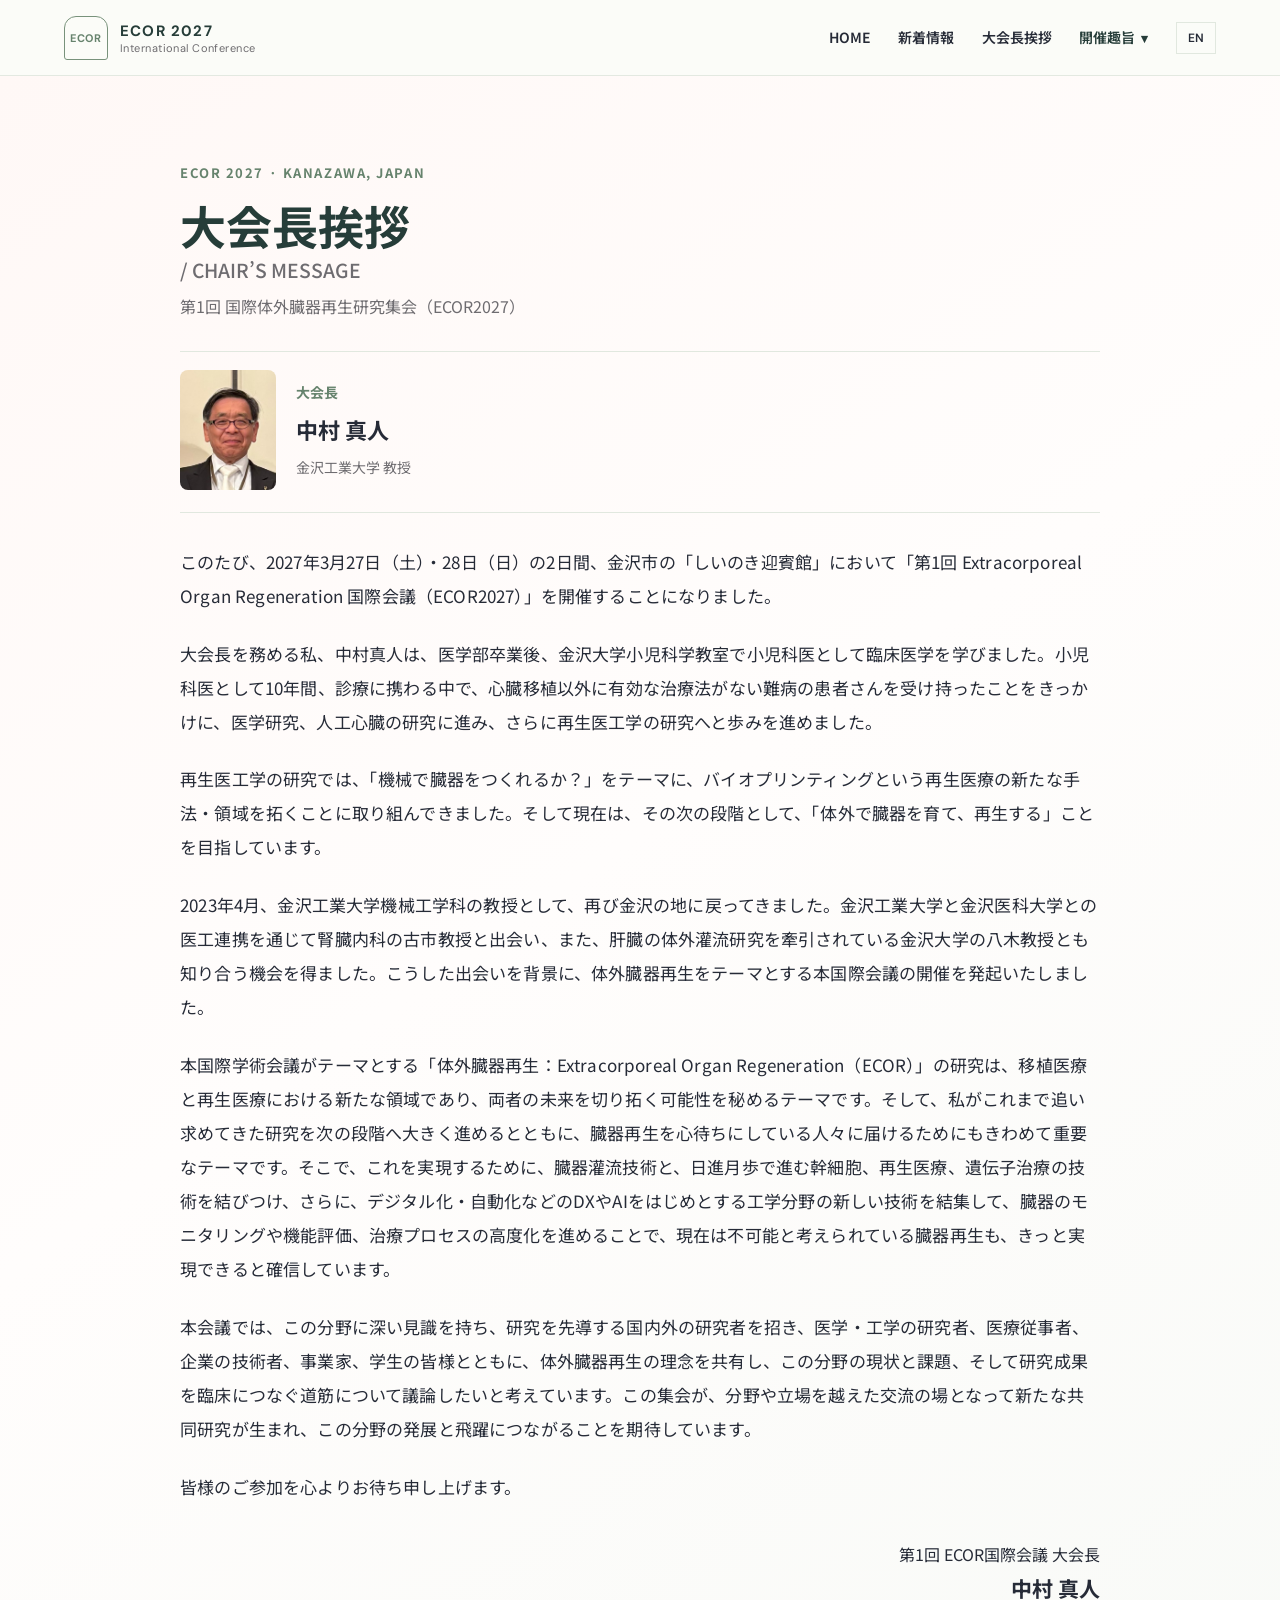
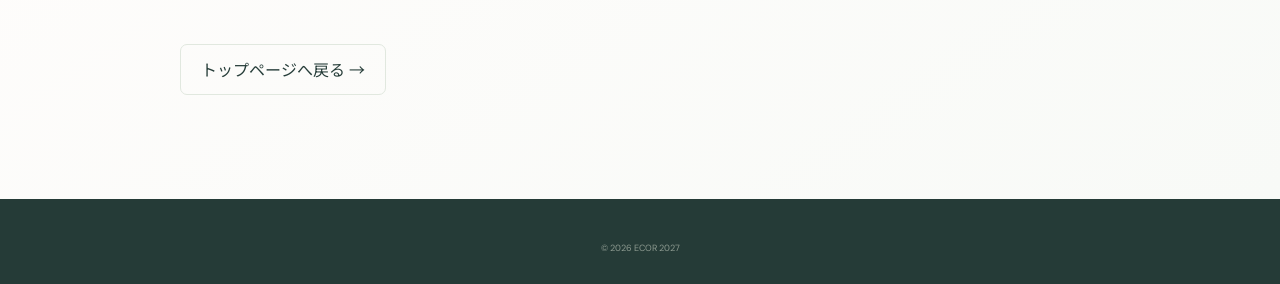
<file: greeting/index.html>
<!doctype html><html lang="ja"><head><meta charset="utf-8"><meta name="viewport" content="width=device-width, initial-scale=1"><meta name="description" content="大会長挨拶 — ECOR 2027"><title>大会長挨拶 | ECOR 2027</title><link rel="icon" href="../assets/mark.svg" type="image/svg+xml"><link rel="stylesheet" href="../styles.css"></head><body>
<header class="site-header"><a class="brand" href="../" aria-label="ECOR 2027 home"><span class="brand-mark" aria-hidden="true">ECOR</span><span class="brand-copy"><strong>ECOR 2027</strong><small>International Conference</small></span></a><button class="menu-toggle" aria-expanded="false" aria-controls="site-nav">メニュー</button>
<nav class="site-nav" id="site-nav" aria-label="メインメニュー">
      <a href="../#top">HOME</a>
      <a href="../#information">新着情報</a>
      <a href="../greeting/">大会長挨拶</a>
      <details class="nav-dropdown"><summary>開催趣旨 <span aria-hidden="true" class="nav-chevron">▾</span></summary>
        <div class="nav-dropdown-menu"><a href="../#about">開催趣旨</a><a href="../#topics">内容・キーワード</a><a href="../#venue">開催情報</a></div>
      </details>
      <a class="language-link" href="../en/">EN</a>
    </nav></header>
<main class="greeting-page"><div class="greeting-inner"><p class="greeting-kicker">ECOR 2027 · KANAZAWA, JAPAN</p><h1>大会長挨拶<span> / CHAIR’S MESSAGE</span></h1><p class="greeting-subtitle">第1回 国際体外臓器再生研究集会（ECOR2027）</p><div class="greeting-author"><img src="../assets/chair-nakamura.jpg" alt="中村真人" width="96" height="120"><div><small>大会長</small><strong>中村 真人</strong><span>金沢工業大学 教授</span></div></div><article class="greeting-body"><p>このたび、2027年3月27日（土）・28日（日）の2日間、金沢市の「しいのき迎賓館」において「第1回 Extracorporeal Organ Regeneration 国際会議（ECOR2027）」を開催することになりました。</p>
<p>大会長を務める私、中村真人は、医学部卒業後、金沢大学小児科学教室で小児科医として臨床医学を学びました。小児科医として10年間、診療に携わる中で、心臓移植以外に有効な治療法がない難病の患者さんを受け持ったことをきっかけに、医学研究、人工心臓の研究に進み、さらに再生医工学の研究へと歩みを進めました。</p>
<p>再生医工学の研究では、「機械で臓器をつくれるか？」をテーマに、バイオプリンティングという再生医療の新たな手法・領域を拓くことに取り組んできました。そして現在は、その次の段階として、「体外で臓器を育て、再生する」ことを目指しています。</p>
<p>2023年4月、金沢工業大学機械工学科の教授として、再び金沢の地に戻ってきました。金沢工業大学と金沢医科大学との医工連携を通じて腎臓内科の古市教授と出会い、また、肝臓の体外灌流研究を牽引されている金沢大学の八木教授とも知り合う機会を得ました。こうした出会いを背景に、体外臓器再生をテーマとする本国際会議の開催を発起いたしました。</p>
<p>本国際学術会議がテーマとする「体外臓器再生：Extracorporeal Organ Regeneration（ECOR）」の研究は、移植医療と再生医療における新たな領域であり、両者の未来を切り拓く可能性を秘めるテーマです。そして、私がこれまで追い求めてきた研究を次の段階へ大きく進めるとともに、臓器再生を心待ちにしている人々に届けるためにもきわめて重要なテーマです。そこで、これを実現するために、臓器灌流技術と、日進月歩で進む幹細胞、再生医療、遺伝子治療の技術を結びつけ、さらに、デジタル化・自動化などのDXやAIをはじめとする工学分野の新しい技術を結集して、臓器のモニタリングや機能評価、治療プロセスの高度化を進めることで、現在は不可能と考えられている臓器再生も、きっと実現できると確信しています。</p>
<p>本会議では、この分野に深い見識を持ち、研究を先導する国内外の研究者を招き、医学・工学の研究者、医療従事者、企業の技術者、事業家、学生の皆様とともに、体外臓器再生の理念を共有し、この分野の現状と課題、そして研究成果を臨床につなぐ道筋について議論したいと考えています。この集会が、分野や立場を越えた交流の場となって新たな共同研究が生まれ、この分野の発展と飛躍につながることを期待しています。</p>
<p>皆様のご参加を心よりお待ち申し上げます。</p></article><p class="greeting-signature">第1回 ECOR国際会議 大会長<br><strong>中村 真人</strong></p><p class="greeting-return"><a href="../">トップページへ戻る →</a></p></div></main><footer class="site-footer"><small>© 2026 ECOR 2027</small></footer><script src="../script.js"></script>
</body></html>
</file>
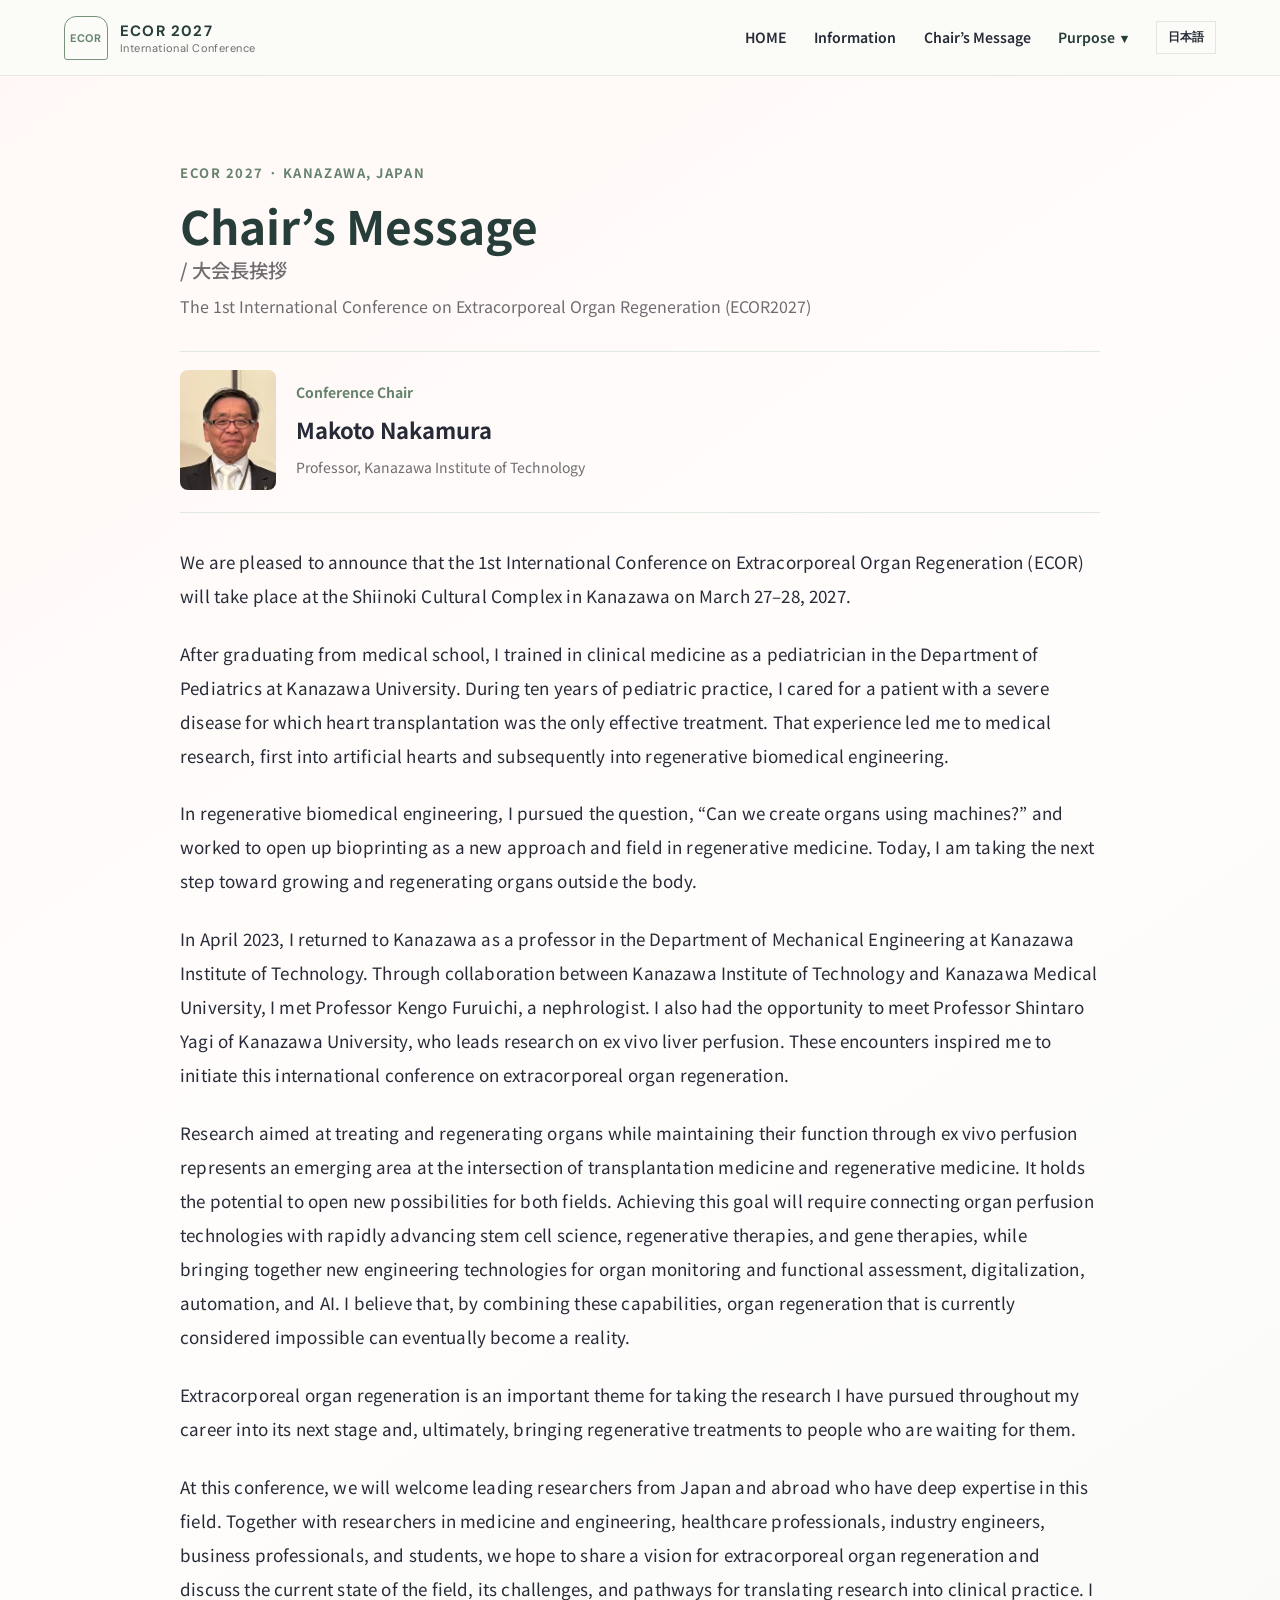
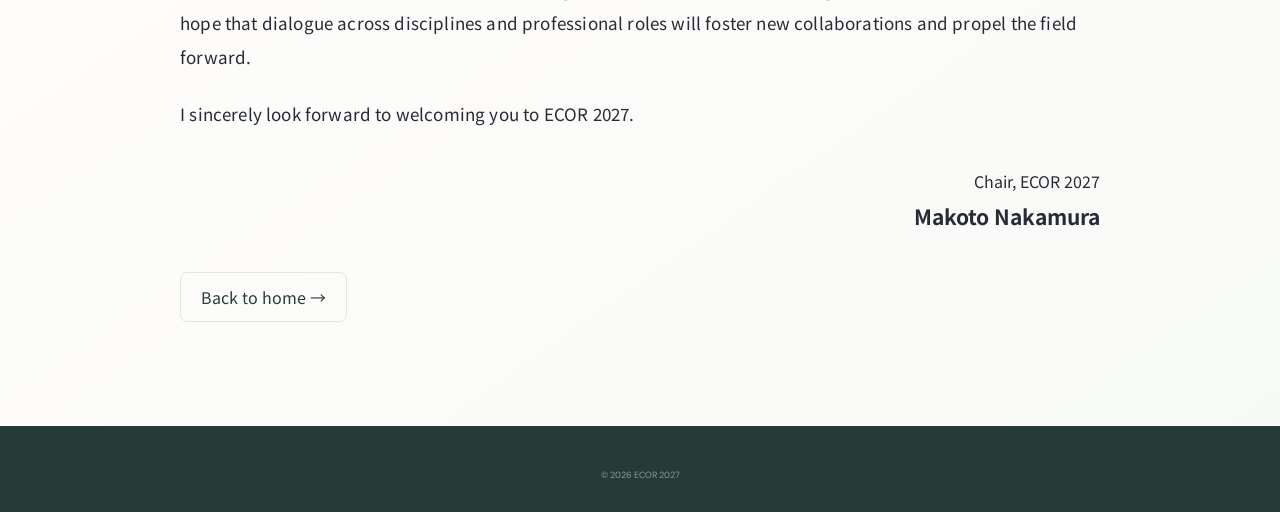
<file: en/greeting/index.html>
<!doctype html><html lang="en"><head><meta charset="utf-8"><meta name="viewport" content="width=device-width, initial-scale=1"><meta name="description" content="Chair’s Message — ECOR 2027"><title>Chair’s Message | ECOR 2027</title><link rel="icon" href="../../assets/mark.svg" type="image/svg+xml"><link rel="stylesheet" href="../../styles.css"></head><body>
<header class="site-header"><a class="brand" href="../../" aria-label="ECOR 2027 home"><span class="brand-mark" aria-hidden="true">ECOR</span><span class="brand-copy"><strong>ECOR 2027</strong><small>International Conference</small></span></a><button class="menu-toggle" aria-expanded="false" aria-controls="site-nav">Menu</button>
<nav class="site-nav" id="site-nav" aria-label="Main navigation">
      <a href="../#top">HOME</a>
      <a href="../#information">Information</a>
      <a href="../greeting/">Chair’s Message</a>
      <details class="nav-dropdown"><summary>Purpose <span aria-hidden="true" class="nav-chevron">▾</span></summary>
        <div class="nav-dropdown-menu"><a href="../#about">Purpose</a><a href="../#topics">Topics &amp; Keywords</a><a href="../#venue">Date &amp; Venue</a></div>
      </details>
      <a class="language-link" href="../../">日本語</a>
    </nav></header>
<main class="greeting-page"><div class="greeting-inner"><p class="greeting-kicker">ECOR 2027 · KANAZAWA, JAPAN</p><h1>Chair’s Message<span> / 大会長挨拶</span></h1><p class="greeting-subtitle">The 1st International Conference on Extracorporeal Organ Regeneration (ECOR2027)</p><div class="greeting-author"><img src="../../assets/chair-nakamura.jpg" alt="Makoto Nakamura" width="96" height="120"><div><small>Conference Chair</small><strong>Makoto Nakamura</strong><span>Professor, Kanazawa Institute of Technology</span></div></div><article class="greeting-body"><p>We are pleased to announce that the 1st International Conference on Extracorporeal Organ Regeneration (ECOR) will take place at the Shiinoki Cultural Complex in Kanazawa on March 27–28, 2027.</p>
<p>After graduating from medical school, I trained in clinical medicine as a pediatrician in the Department of Pediatrics at Kanazawa University. During ten years of pediatric practice, I cared for a patient with a severe disease for which heart transplantation was the only effective treatment. That experience led me to medical research, first into artificial hearts and subsequently into regenerative biomedical engineering.</p>
<p>In regenerative biomedical engineering, I pursued the question, “Can we create organs using machines?” and worked to open up bioprinting as a new approach and field in regenerative medicine. Today, I am taking the next step toward growing and regenerating organs outside the body.</p>
<p>In April 2023, I returned to Kanazawa as a professor in the Department of Mechanical Engineering at Kanazawa Institute of Technology. Through collaboration between Kanazawa Institute of Technology and Kanazawa Medical University, I met Professor Kengo Furuichi, a nephrologist. I also had the opportunity to meet Professor Shintaro Yagi of Kanazawa University, who leads research on ex vivo liver perfusion. These encounters inspired me to initiate this international conference on extracorporeal organ regeneration.</p>
<p>Research aimed at treating and regenerating organs while maintaining their function through ex vivo perfusion represents an emerging area at the intersection of transplantation medicine and regenerative medicine. It holds the potential to open new possibilities for both fields. Achieving this goal will require connecting organ perfusion technologies with rapidly advancing stem cell science, regenerative therapies, and gene therapies, while bringing together new engineering technologies for organ monitoring and functional assessment, digitalization, automation, and AI. I believe that, by combining these capabilities, organ regeneration that is currently considered impossible can eventually become a reality.</p>
<p>Extracorporeal organ regeneration is an important theme for taking the research I have pursued throughout my career into its next stage and, ultimately, bringing regenerative treatments to people who are waiting for them.</p>
<p>At this conference, we will welcome leading researchers from Japan and abroad who have deep expertise in this field. Together with researchers in medicine and engineering, healthcare professionals, industry engineers, business professionals, and students, we hope to share a vision for extracorporeal organ regeneration and discuss the current state of the field, its challenges, and pathways for translating research into clinical practice. I hope that dialogue across disciplines and professional roles will foster new collaborations and propel the field forward.</p>
<p>I sincerely look forward to welcoming you to ECOR 2027.</p></article><p class="greeting-signature">Chair, ECOR 2027<br><strong>Makoto Nakamura</strong></p><p class="greeting-return"><a href="../../">Back to home →</a></p></div></main><footer class="site-footer"><small>© 2026 ECOR 2027</small></footer><script src="../../script.js"></script>
</body></html>
</file>
<file: styles.css>
@import url('https://fonts.googleapis.com/css2?family=DM+Sans:wght@400;500;600;700&family=Noto+Sans+JP:wght@400;500;600;700;800&family=Playfair+Display:ital,wght@0,600;0,700;1,600;1,700&display=swap');
:root{--ink:#262b37;--muted:#6e6c70;--pink:#d87b83;--rose:#f3dfe0;--blush:#fff6f3;--cream:#fffaf8;--green:#7b947e;--dark:#263d39;--line:#e8dfdb;--gold:#b79566;--shadow:0 24px 60px rgba(79,49,51,.09)}
*{box-sizing:border-box}html{scroll-behavior:smooth;scroll-padding-top:90px}body{margin:0;background:var(--cream);color:var(--ink);font-family:"Noto Sans JP","Yu Gothic",Meiryo,sans-serif;line-height:1.8}a{color:inherit}button{font:inherit}.site-header{height:76px;position:sticky;top:0;z-index:20;display:flex;align-items:center;justify-content:space-between;padding:0 clamp(20px,5vw,78px);background:rgba(255,250,248,.94);border-bottom:1px solid rgba(232,223,219,.8);backdrop-filter:blur(15px)}.brand{display:flex;align-items:center;gap:12px;text-decoration:none;color:var(--dark)}.brand-mark{width:44px;height:44px;display:grid;place-items:center;border:1px solid var(--pink);border-radius:50%;font:700 11px "DM Sans",sans-serif;letter-spacing:.08em;color:var(--pink)}.brand-copy{display:grid;line-height:1.3}.brand-copy strong{font:700 15px "DM Sans",sans-serif;letter-spacing:.08em}.brand-copy small{font:11px "DM Sans",sans-serif;letter-spacing:.04em;color:var(--muted)}.site-nav{display:flex;align-items:center;gap:clamp(13px,2.15vw,30px)}.site-nav a{font-size:14px;font-weight:600;text-decoration:none;white-space:nowrap}.site-nav a:hover{color:var(--pink)}.site-nav .register-link{padding:9px 17px;color:#fff;background:var(--pink);border-radius:2px}.site-nav .language-link{padding:7px 11px;border:1px solid var(--line);font:600 12px "DM Sans",sans-serif}.menu-toggle{display:none}
.hero{min-height:620px;position:relative;isolation:isolate;overflow:hidden;display:flex;align-items:center;background:radial-gradient(ellipse at 83% 41%,#f7e7e4 0,rgba(247,231,228,.58) 19%,transparent 52%),linear-gradient(112deg,#fffaf8 0%,#fff7f3 54%,#f5e9e4 100%)}.hero:after{content:"";position:absolute;z-index:-1;inset:0;background:linear-gradient(90deg,rgba(255,250,248,.99) 0%,rgba(255,250,248,.94) 43%,rgba(255,250,248,.25) 100%)}.hero-content{position:relative;z-index:2;width:min(900px,75%);padding:85px 0 100px clamp(24px,10vw,150px)}.eyebrow,.hero-overline,.kicker,.topic-domain,.section-label,.hero-caption{font-family:"DM Sans","Noto Sans JP",sans-serif}.eyebrow{margin:0 0 26px;color:var(--green);font-size:12px;letter-spacing:.11em;font-weight:700}.hero-overline{margin:0 0 13px;font-size:10px;letter-spacing:.22em;color:var(--muted)}h1{margin:0;display:grid;gap:3px}.hero-jp{font-size:clamp(40px,6vw,76px);line-height:1.2;letter-spacing:.1em;font-weight:800;color:var(--dark)}.hero-en{font:600 clamp(39px,6vw,74px)/1.1 "Playfair Display",Georgia,serif;letter-spacing:.01em;color:var(--pink)}.hero-en i{font-weight:600;color:#ad8d72}.conference-name{margin:25px 0 16px;font-size:clamp(19px,2vw,23px);line-height:1.6;font-weight:800;letter-spacing:.035em;color:var(--dark)}.conference-name span{font:14px/1.6 "DM Sans",sans-serif;letter-spacing:.02em;color:var(--muted)}.hero-message{display:grid;gap:2px;margin:22px 0 22px;padding-left:16px;border-left:2px solid var(--pink)}.hero-message strong{font-size:18px;letter-spacing:.02em}.hero-message span{font-size:12px;color:var(--muted)}.hero-meta{display:flex;flex-wrap:wrap;gap:12px 28px;font-size:12px;font-weight:700;color:var(--dark)}.hero-meta span:before{content:"";display:inline-block;width:6px;height:6px;margin:0 8px 2px 0;border-radius:50%;background:var(--pink)}.hero-actions{display:flex;align-items:center;gap:26px;margin-top:29px}.button{min-height:47px;display:inline-flex;align-items:center;gap:15px;padding:0 21px;text-decoration:none}.button-primary{background:var(--dark);color:#fff;font-size:12px;font-weight:700;letter-spacing:.03em}.button-primary span{font:10px "DM Sans",sans-serif;color:#cbd6cb}.text-link{font-size:12px;font-weight:700;text-decoration:none}.text-link span{margin-left:7px;color:var(--pink)}.hero-seal{position:absolute;right:clamp(5%,12vw,185px);top:48%;transform:translateY(-50%);width:clamp(220px,27vw,350px);height:clamp(220px,27vw,350px);border:1px solid rgba(203,139,140,.6);border-radius:50%;display:flex;flex-direction:column;align-items:center;justify-content:center;gap:3px;color:var(--pink);background:rgba(255,250,248,.28);box-shadow:inset 0 0 0 12px rgba(255,255,255,.22),inset 0 0 0 13px rgba(203,139,140,.18);font:10px "DM Sans",sans-serif;letter-spacing:.2em}.hero-seal:before,.hero-seal:after{content:"";position:absolute;border:1px solid rgba(203,139,140,.17);border-radius:50%;inset:23px}.hero-seal:after{inset:39px}.hero-seal b{font:700 clamp(42px,6vw,72px)/1 "Playfair Display",Georgia,serif;letter-spacing:.02em}.hero-seal i{margin-top:15px;font-style:normal;font-size:9px;color:var(--gold);letter-spacing:.16em}.hero-caption{position:absolute;right:7%;bottom:25px;color:#937f7a;font:italic 12px "Playfair Display",serif;letter-spacing:.04em}.hero-decoration{position:absolute;inset:0;pointer-events:none;overflow:hidden}.petal{position:absolute;width:24px;height:38px;border-radius:100% 0 100% 0;background:linear-gradient(140deg,#edc8c8,#f6e4de);opacity:.65;transform:rotate(38deg)}.petal-a{right:17%;top:14%;}.petal-b{right:9%;top:63%;transform:rotate(112deg) scale(.7)}.petal-c{right:33%;top:21%;transform:rotate(72deg) scale(.55)}.petal-d{left:55%;bottom:13%;transform:rotate(22deg) scale(.45)}.orbit{position:absolute;border:1px solid rgba(204,145,146,.22);border-radius:50%}.orbit-a{width:540px;height:540px;right:5%;top:50%;transform:translateY(-50%)}.orbit-b{width:710px;height:710px;right:-1%;top:50%;transform:translateY(-50%)}
.section-wrap{width:min(1120px,calc(100% - 48px));margin:0 auto}.intro{padding-top:99px;padding-bottom:94px}.section-label{display:flex;align-items:center;gap:13px;margin-bottom:32px;color:#a99a94;font:700 9px "DM Sans",sans-serif;letter-spacing:.18em}.section-label span:first-child{color:var(--pink);font-size:11px}.section-label span+span:before{content:"";display:inline-block;width:26px;height:1px;margin:0 13px 3px 0;background:#d9c4be}.intro-layout{display:grid;grid-template-columns:1fr;gap:0;align-items:start}.kicker{margin:0 0 12px;color:var(--pink);font-size:10px;letter-spacing:.15em;font-weight:700}.intro h2,.section-heading h2,.program-layout h2,.info-layout h2,.contact-section h2{margin:0;color:var(--dark);font-size:clamp(27px,3.2vw,42px);line-height:1.5;letter-spacing:.015em}.intro h2 em{font-style:normal;color:var(--pink)}.intro-copy{max-width:960px;padding-top:18px;font-size:13px;color:#56545a}.intro-copy p{margin:0 0 14px}.declaration{display:flex;align-items:center;justify-content:center;gap:28px;margin-top:64px;text-align:center;color:#8c7770}.declaration p{margin:0;font:italic 17px/1.8 "Playfair Display","Noto Sans JP",serif}.declaration strong{font-style:normal;font-size:22px;color:var(--pink)}.declaration-line{width:64px;height:1px;background:#d8c4bd}
.topics-section{padding:83px 0 88px;background:#f7f4ef}.section-heading{display:flex;justify-content:space-between;align-items:end;gap:28px;margin-bottom:34px}.section-heading>p{margin:0;color:var(--muted);font-size:12px;text-align:right}.section-heading h2{font:600 clamp(30px,4vw,46px)/1.2 "Playfair Display",Georgia,serif;color:var(--dark)}.topic-grid{display:grid;grid-template-columns:1fr 1fr;gap:20px}.topic-card{position:relative;min-height:300px;padding:31px 34px 29px;background:#fff;border:1px solid #eee7e2;box-shadow:0 9px 30px rgba(48,43,43,.035)}.topic-icon{position:absolute;right:28px;top:24px;display:grid;place-items:center;width:43px;height:43px;border:1px solid #e7d7d1;border-radius:50%;font:italic 13px "Playfair Display",serif;color:var(--pink)}.topic-domain{margin:0 55px 10px 0;font-size:9px;letter-spacing:.13em;color:#9c908c}.topic-card h3{max-width:82%;margin:0 0 21px;font-size:19px;color:var(--dark);line-height:1.5}.topic-card ul{margin:0;padding-left:18px;font-size:12px;color:#59585c}.topic-card li{padding:4px 0}.topic-card li::marker{color:var(--pink)}.topic-engineering .topic-icon{color:var(--green);border-color:#d6dfd7}.topic-engineering li::marker{color:var(--green)}.topic-note{margin:22px 0 0;color:var(--muted);font-size:11px}
.committee{padding-top:90px;padding-bottom:91px}.committee-list{border-top:1px solid var(--line)}.committee-row{display:grid;grid-template-columns:240px 1fr;align-items:center;min-height:76px;border-bottom:1px solid var(--line)}.committee-row .role{font:600 11px "DM Sans",sans-serif;letter-spacing:.06em;color:#9b8985}.committee-row strong{font-size:15px;color:var(--dark)}.committee-row strong small{margin-left:12px;font:12px "DM Sans","Noto Sans JP",sans-serif;color:#777}.committee-row .pending{font-size:13px;font-weight:500;color:#8c8988}.update-note{margin:13px 0 0;font-size:10px;color:#938b88}
.program-band{padding:62px 0 70px;background:var(--dark);color:white}.program-layout{display:grid;grid-template-columns:1fr 1fr;align-items:center;gap:8%}.program-band .section-label{color:#aab5a9}.program-band .section-label span:first-child{color:#f1b7b6}.program-band h2{color:#fff;font:600 clamp(32px,4vw,48px)/1.2 "Playfair Display",serif}.program-band .kicker{color:#e8b7b4}.coming-card{position:relative;padding:22px 28px 22px 32px;border:1px solid rgba(255,255,255,.2);background:rgba(255,255,255,.04)}.coming-card strong{font:600 18px "DM Sans",sans-serif;letter-spacing:.04em}.coming-card p{margin:7px 0 0;color:#d4d8d3;font-size:11px}.coming-dot{position:absolute;top:30px;left:17px;width:5px;height:5px;border-radius:50%;background:#e8b7b4}
.conference-info{padding-top:91px;padding-bottom:91px}.info-layout{display:grid;grid-template-columns:.85fr 1.15fr;gap:9%;align-items:center}.info-layout h2{font-size:clamp(26px,3vw,38px)}.info-summary{margin:15px 0 26px;font-size:12px;color:var(--muted)}.map-button{display:inline-flex;align-items:center;gap:25px;padding:11px 16px;border:1px solid #cdbbb2;color:var(--dark);font-size:11px;font-weight:700;text-decoration:none}.map-button:hover{background:var(--dark);color:#fff}.info-table{margin:0;border-top:1px solid var(--line)}.info-table>div{display:grid;grid-template-columns:130px 1fr;gap:10px;padding:15px 0;border-bottom:1px solid var(--line)}.info-table dt{font:700 10px "DM Sans","Noto Sans JP",sans-serif;letter-spacing:.08em;color:#988681}.info-table dd{margin:0;font-size:12px;font-weight:600;color:#45464b}.subnote{font-weight:400;color:var(--muted);font-size:11px}.inline-soon{display:inline-block;padding:2px 8px;background:#f4e5e2;color:#a75e65;font:700 10px "DM Sans",sans-serif;letter-spacing:.05em}
.contact-section{position:relative;overflow:hidden;padding:70px 24px 73px;text-align:center;background:#f3e6e1}.contact-section .kicker{margin-bottom:4px;color:#a7666b}.contact-section h2{font:600 35px "Playfair Display","Noto Sans JP",serif}.contact-section>p:not(.kicker){margin:9px 0 18px;font-size:12px;color:#625c5b}.contact-email{display:inline-block;color:#724d51;font:600 14px "DM Sans",sans-serif;text-decoration:none;border-bottom:1px solid #c89a96}.contact-section small{display:block;margin-top:17px;color:#887875;font-size:10px}.contact-flower{position:absolute;right:12%;top:-50px;font-size:155px;color:rgba(255,255,255,.35);transform:rotate(18deg)}.site-footer{padding:31px 24px 26px;text-align:center;background:#253b37;color:#e7ece6}.footer-brand{font:700 17px "Playfair Display",serif;letter-spacing:.08em;text-decoration:none}.footer-brand span{font-size:12px;color:#e7b4b2}.site-footer>p{margin:8px 0;font:11px "DM Sans",sans-serif;color:#c6d0c7}.site-footer>div{display:flex;justify-content:center;gap:19px;margin:13px 0;color:#aebcb0;font:10px "DM Sans",sans-serif}.site-footer>div a{color:#f2c6c1}.site-footer>small{color:#8d9a90;font:9px "DM Sans",sans-serif}
@media(max-width:980px){.site-header{padding:0 24px}.site-nav{gap:13px}.site-nav a{font-size:12px}.hero-content{width:80%;padding-left:7vw}.hero-seal{right:4%;opacity:.72}.intro-layout{gap:0}.committee-row{grid-template-columns:190px 1fr}}
@media(max-width:720px){html{scroll-padding-top:70px}.site-header{height:66px;padding:0 18px}.brand-mark{width:39px;height:39px}.menu-toggle{display:block;border:1px solid var(--line);background:transparent;padding:7px 11px;color:var(--dark);font-size:11px}.site-nav{display:none;position:absolute;top:65px;left:0;right:0;padding:17px 21px 22px;background:var(--cream);border-bottom:1px solid var(--line);box-shadow:0 12px 24px rgba(25,25,25,.06);align-items:stretch;gap:0;flex-direction:column}.site-nav.is-open{display:flex}.site-nav a{padding:10px 4px;font-size:14px}.site-nav .register-link,.site-nav .language-link{align-self:flex-start;margin-top:7px;padding:8px 14px}.hero{min-height:650px;align-items:flex-start}.hero-content{width:100%;padding:68px 24px 94px}.hero:after{background:linear-gradient(90deg,rgba(255,250,248,.97),rgba(255,250,248,.87) 63%,rgba(255,250,248,.58))}.hero-jp{font-size:clamp(39px,11vw,58px);letter-spacing:.07em}.hero-en{font-size:clamp(42px,11vw,62px)}.conference-name{font-size:18px;line-height:1.5}.conference-name span{font-size:12px}.hero-message strong{font-size:16px}.hero-message span{font-size:11px}.hero-meta{display:grid;gap:4px;font-size:11px}.hero-seal{width:210px;height:210px;right:-60px;top:auto;bottom:28px;transform:none;opacity:.35}.hero-seal b{font-size:42px}.hero-seal span{font-size:8px}.hero-seal i{font-size:7px}.orbit-a{width:330px;height:330px;right:-95px;top:auto;bottom:-35px;transform:none}.orbit-b{width:440px;height:440px;right:-140px;top:auto;bottom:-90px;transform:none}.hero-caption{right:21px;bottom:14px;font-size:10px}.section-wrap{width:calc(100% - 42px)}.intro{padding-top:67px;padding-bottom:68px}.section-label{margin-bottom:24px}.intro-layout,.info-layout{grid-template-columns:1fr;gap:14px}.intro-layout{gap:0}.intro h2{font-size:28px}.intro-copy{max-width:960px;padding-top:16px;font-size:12px}.declaration{gap:12px;margin-top:42px}.declaration-line{width:28px}.declaration p{font-size:14px}.declaration strong{font-size:18px}.topics-section{padding:65px 0}.section-heading{display:block;margin-bottom:24px}.section-heading h2{font-size:34px}.section-heading>p{margin-top:12px;text-align:left;font-size:11px}.topic-grid{grid-template-columns:1fr;gap:12px}.topic-card{min-height:0;padding:25px 22px}.topic-card h3{font-size:17px}.topic-card ul{font-size:11px}.topic-domain{font-size:8px}.committee{padding-top:67px;padding-bottom:67px}.committee-row{grid-template-columns:1fr;align-items:start;gap:5px;padding:14px 0}.committee-row strong{font-size:14px}.committee-row strong small{font-size:11px}.program-band{padding:50px 0}.program-layout{grid-template-columns:1fr;gap:14px}.coming-card{padding:18px 20px 18px 28px}.coming-dot{top:26px}.conference-info{padding-top:68px;padding-bottom:68px}.info-layout{gap:28px}.info-summary{margin:8px 0 18px}.info-table>div{grid-template-columns:92px 1fr;gap:8px;padding:12px 0}.info-table dd{font-size:11px}.contact-section{padding:55px 20px 57px}.contact-section h2{font-size:30px}.contact-email{font-size:12px}.contact-flower{right:-20px;font-size:120px}.site-footer>p{max-width:350px;margin:8px auto;line-height:1.6}.site-footer>div{gap:10px;flex-wrap:wrap}.site-footer{padding:27px 20px 23px}}
@media(prefers-reduced-motion:reduce){html{scroll-behavior:auto}}
/* Flyer-first home page */
.flyer-audience{display:grid;grid-template-columns:150px 1fr;gap:20px;margin-top:24px;padding:20px 22px;border-left:3px solid var(--pink);background:rgba(255,255,255,.68);color:#56545a;font-size:13px;line-height:1.8}
.flyer-audience strong{color:var(--dark);font-size:14px}
.topic-note{line-height:1.7}
@media(max-width:720px){.flyer-audience{grid-template-columns:1fr;gap:5px;margin-top:18px;padding:17px;font-size:12px}.flyer-audience strong{font-size:13px}.flyer-hero .hero-message{max-width:calc(100% - 24px)}.flyer-hero .hero-message strong{line-height:1.6}}
.conference-name{margin:0 0 12px;font-size:clamp(30px,3.2vw,42px);line-height:1.34;font-weight:800;letter-spacing:.02em;color:var(--dark);max-width:880px}
.conference-name span{display:inline-block;margin-top:8px;font:600 clamp(19px,1.9vw,25px)/1.4 "DM Sans","Noto Sans JP",sans-serif;letter-spacing:0;color:var(--muted)}
.hero-abbreviation{display:flex;align-items:baseline;gap:16px;margin:0 0 12px;color:var(--pink)}
.hero-abbreviation>span{font-size:clamp(23px,2.8vw,34px);line-height:1.3;font-weight:700;letter-spacing:.035em}
.hero-abbreviation>b{font:600 clamp(30px,4vw,48px)/1.15 "Playfair Display",Georgia,serif;letter-spacing:.02em}
.hero-abbreviation i{font-style:normal;color:#ad8d72}
.hero-message{gap:5px}
.hero-message strong,.hero-message span{font-family:"Noto Sans JP","DM Sans",sans-serif;font-size:18px;line-height:1.55;font-weight:700;color:var(--dark)}
.hero-flyer-link{display:inline-flex;align-items:center;gap:8px;margin-top:16px;padding-bottom:3px;border-bottom:1px solid #78927b;color:#344d3a;font-size:15px;font-weight:700;text-decoration:none}
.hero-flyer-link:hover{color:#8f6262;border-color:#8f6262}
.hero-meta{font-size:17px;line-height:1.55;gap:9px 22px}
@media(max-width:720px){.conference-name{font-size:clamp(25px,6.5vw,31px);line-height:1.4}.conference-name span{font-size:clamp(18px,4.7vw,22px);line-height:1.45}.hero-abbreviation{gap:8px 12px;flex-wrap:wrap;margin-bottom:10px}.hero-abbreviation>span{font-size:clamp(22px,6.2vw,28px)}.hero-abbreviation>b{font-size:clamp(29px,8vw,36px)}.hero-message strong,.hero-message span{font-size:15px;line-height:1.55}.hero-meta{font-size:15px;line-height:1.55}.hero-flyer-link{font-size:15px;margin-top:12px}}
.flyer-event-meta{display:grid;gap:6px;margin:8px 0 18px;font-size:17px;line-height:1.55;color:var(--dark)}
.flyer-event-meta p{margin:0}
.flyer-event-meta strong{font-weight:800;color:var(--pink)}
@media(max-width:720px){.flyer-event-meta{gap:5px;margin:7px 0 14px;font-size:15px;line-height:1.55}}
.intro-copy p,.topic-card ul,.topic-card ol,.topic-note,.flyer-audience,.info-summary,.venue-summary,.info-table dt,.info-table dd,.contact-section>p:not(.kicker){font-size:17px;line-height:1.7}
.topic-card ul,.topic-card ol{padding-left:24px}
.topic-card li{margin-bottom:8px}
.topic-note{margin-top:18px}
.flyer-audience{grid-template-columns:auto 1fr}
.venue-summary{margin:8px 0}
.info-table>div{grid-template-columns:110px 1fr}
.info-table dt{font-weight:700}
.info-table dd{margin:0}
.registration-pending{display:inline-block;font-size:17px!important;line-height:1.5;padding:2px 0}
.contact-section>p:not(.kicker){margin:9px 0}
.contact-email{font-size:17px}
@media(max-width:720px){.intro-copy p,.topic-card ul,.topic-card ol,.topic-note,.flyer-audience,.info-summary,.venue-summary,.info-table dt,.info-table dd,.contact-section>p:not(.kicker),.contact-email,.registration-pending{font-size:15px!important;line-height:1.7}.info-table>div{grid-template-columns:100px 1fr}.flyer-audience{gap:6px}}

.site-footer>.footer-contact{display:grid;justify-items:center;gap:4px;width:min(900px,100%);margin:0 auto 18px;padding:0 0 17px;border-bottom:1px solid rgba(231,236,230,.24)}
.site-footer>.footer-contact p{margin:0;color:#e7ece6;font:400 17px/1.65 "Noto Sans JP","DM Sans",sans-serif}
.site-footer>.footer-contact .footer-contact-title{font-weight:700}
.site-footer>.footer-meta{display:flex;justify-content:center;gap:19px;margin:13px 0;color:#aebcb0;font:10px "DM Sans",sans-serif}
@media(max-width:720px){.site-footer>.footer-contact{gap:3px;margin-bottom:16px;padding-bottom:15px}.site-footer>.footer-contact p{font-size:15px;line-height:1.7}.site-footer>.footer-meta{gap:10px;flex-wrap:wrap}}

/* ECOR 2027 hero: a hopeful spring landscape with Hakusan and soft radiating light. */
.flyer-hero{background:#f7faf8}
.flyer-hero .hero-decoration{inset:0;width:auto;height:auto;right:0;top:0;bottom:0;transform:none;background-image:url("assets/ecor-spring-hero.webp");background-size:cover;background-position:center 52%;background-repeat:no-repeat;opacity:1}
.flyer-hero .hero-decoration:after{content:"";position:absolute;inset:0;background:linear-gradient(90deg,rgba(250,252,249,.78) 0%,rgba(250,252,249,.69) 44%,rgba(250,252,249,.08) 100%)}
.flyer-hero:after{background:transparent}
.flyer-hero .hero-content{width:min(920px,74%);margin:28px 0 28px clamp(20px,5vw,76px);padding:clamp(28px,4vw,50px);background:rgba(252,253,250,.84);border:1px solid rgba(255,255,255,.78);border-radius:5px;box-shadow:0 16px 48px rgba(67,80,67,.08);backdrop-filter:blur(3px)}
.flyer-hero .eyebrow{margin-bottom:17px}
@media(max-width:980px){.flyer-hero .hero-content{width:min(850px,82%);margin-left:24px;padding:32px}}
@media(max-width:720px){
  .flyer-hero{min-height:0;align-items:flex-start;background:#f7faf8}
  .flyer-hero .hero-decoration{inset:0 0 auto;height:52vw;min-height:190px;max-height:260px;background-size:100% auto;background-position:center top;background-repeat:no-repeat}
  .flyer-hero .hero-decoration:after{background:linear-gradient(180deg,rgba(250,252,249,.04) 0%,rgba(250,252,249,.12) 65%,rgba(250,252,249,.75) 100%)}
  .flyer-hero .hero-content{position:relative;width:calc(100% - 28px);margin:clamp(112px,31vw,175px) 14px 18px;padding:23px 20px 25px;background:rgba(252,253,250,.9);border-radius:5px;box-shadow:0 12px 34px rgba(67,80,67,.09);backdrop-filter:blur(4px)}
  .flyer-hero .eyebrow{font-size:10px;margin-bottom:13px}
}

/* Keep the complete illustration clear of the conference title. */
.flyer-hero{display:grid;grid-template-columns:minmax(0,1fr);align-items:stretch;min-height:0;overflow:hidden;background:var(--cream)}
.flyer-hero .hero-decoration{position:relative;grid-row:1;inset:auto;z-index:0;width:100%;height:clamp(250px,33.333vw,660px);max-height:660px;margin:0;transform:none;background-position:center center;background-size:cover;opacity:1}
.flyer-hero .hero-decoration:after{display:none}
.flyer-hero .hero-content{grid-row:2;width:min(1120px,calc(100% - 48px));margin:0 auto;padding:36px 0 48px;background:transparent;border:0;border-radius:0;box-shadow:none;backdrop-filter:none}
@media(max-width:720px){
  .flyer-hero .hero-decoration{height:clamp(120px,33.333vw,240px);min-height:120px;max-height:240px;background-size:100% auto;background-position:center top}
  .flyer-hero .hero-content{width:calc(100% - 42px);margin:0 auto;padding:27px 0 35px}
}

/* Fresh academic-year opening: morning light, an open gateway and new growth. */
:root{--pink:#66836d;--rose:#e7eee7;--blush:#f5f8f2;--cream:#fbfcf8;--line:#e1e8df;--gold:#b79566;--shadow:0 24px 60px rgba(45,67,49,.09)}
.site-header{background:rgba(251,252,248,.95);border-color:rgba(225,232,223,.9)}
.brand-mark{border-color:#78927b;color:#66836d;border-radius:12px 12px 3px 3px}
.site-nav a:hover{color:#66836d}
.hero{background:radial-gradient(ellipse at 82% 33%,#f5e9c9 0,rgba(245,233,201,.42) 19%,transparent 48%),linear-gradient(112deg,#fbfcf8 0%,#f2f6ef 58%,#e8efe7 100%)}
.hero:after{background:linear-gradient(90deg,rgba(251,252,248,.99) 0%,rgba(251,252,248,.96) 48%,rgba(251,252,248,.22) 100%)}
.hero-decoration{position:absolute;z-index:0;right:clamp(0px,8vw,100px);top:50%;transform:translateY(-50%);width:clamp(250px,32vw,420px);height:auto;color:#89a08a;opacity:.55}
.gateway-art{display:block;width:100%;height:auto}
.hero-divider{width:min(360px,64%);height:1px;margin:4px 0 13px;background:linear-gradient(90deg,#b79566,rgba(183,149,102,0))}
.hero-abbreviation{color:#405f49}
.hero-meta strong{color:#527259!important}
.organ-row{display:grid;grid-template-columns:repeat(4,minmax(0,1fr));gap:12px;width:min(520px,100%);margin:10px 0 16px}
.organ-item{display:grid;justify-items:center;gap:4px;color:#55745b;font-size:13px;font-weight:700;letter-spacing:.04em}
.organ-item svg{width:46px;height:46px;padding:5px;overflow:visible}
.organ-item svg path{fill:rgba(126,155,127,.12);stroke:#628267;stroke-width:2.7;stroke-linecap:round;stroke-linejoin:round}
.hero-message{border-color:#78927b}
.hero-message strong,.hero-message span{color:#344d3a}
@media(max-width:720px){.hero-decoration{right:-46px;top:auto;bottom:-20px;width:240px;opacity:.23}.hero:after{background:linear-gradient(90deg,rgba(251,252,248,.99),rgba(251,252,248,.95) 68%,rgba(251,252,248,.65))}.organ-row{width:min(420px,100%);gap:4px;margin:8px 0 14px}.organ-item{font-size:12px}.organ-item svg{width:39px;height:39px}.hero-divider{margin:2px 0 10px}}
/* Anatomical organ pictograms and attached cherry blossoms in full bloom. */
.organ-item svg path.organ-fill{fill:rgba(126,155,127,.13);stroke:#628267;stroke-width:2.4;stroke-linecap:round;stroke-linejoin:round}
.organ-item svg path.organ-line{fill:none;stroke:#628267;stroke-width:2.1;stroke-linecap:round;stroke-linejoin:round}
.blossom-branches{opacity:.94}
.hero-decoration{opacity:.68}
@media(max-width:720px){.hero-decoration{opacity:.35}}
/* High-contrast organ silhouettes for immediate recognition. */
.organ-item svg path.organ-silhouette{fill:#b95e62;stroke:none}
.organ-item:nth-child(2) svg path.organ-silhouette{fill:#9a684c}
.organ-item:nth-child(3) svg path.organ-silhouette{fill:#d9888d}
.organ-item:nth-child(4) svg path.organ-silhouette{fill:#b84952}
.organ-item svg path.organ-detail{fill:none;stroke:#fffaf4;stroke-width:2.4;stroke-linecap:round;stroke-linejoin:round;opacity:.9}
.hero-decoration{right:clamp(0px,6vw,80px);width:clamp(270px,34vw,440px);opacity:.78}
.gateway-art{filter:drop-shadow(0 12px 12px rgba(57,76,57,.08))}
@media(max-width:720px){.hero-decoration{right:-55px;width:255px;opacity:.34}}

.audience-groups{grid-template-columns:1fr;gap:12px;align-items:start}
.audience-groups .audience-heading{grid-column:1/-1;margin-bottom:2px;padding:10px 15px;border-left:4px solid #d9c4be;background:#f7f4ef;color:var(--dark);font-size:22px;font-weight:800;line-height:1.5}
.audience-group{display:block;color:#56545a;font-size:15px;line-height:1.65}
.audience-group::before{content:"・";margin-right:7px;color:#a99a94}
.audience-group b{color:var(--dark);font-size:15px;font-weight:400}
.audience-invitation{margin:8px 0 0;padding:13px 16px;border-left:4px solid #9ab39b;background:#f1f5ed;color:#344d3a;font-size:17px;font-weight:700;line-height:1.6}
@media(max-width:720px){.audience-groups{grid-template-columns:1fr;gap:12px}.audience-groups .audience-heading{grid-column:auto;padding:9px 12px;font-size:19px}.audience-group,.audience-group b{font-size:14px}}
@media(max-width:720px){.audience-invitation{margin-top:6px;padding:11px 12px;font-size:16px}}

/* Campus and full-bloom cherry trees from the English conference flyer. */
.hero-decoration{inset:0;width:auto;height:auto;right:0;top:0;bottom:0;transform:none;background-image:url("assets/campus-sakura.jpg");background-size:cover;background-position:center 63%;background-repeat:no-repeat;opacity:.56}
.gateway-art{display:none}
.hero:after{background:linear-gradient(90deg,rgba(251,252,248,.98) 0%,rgba(251,252,248,.91) 45%,rgba(251,252,248,.28) 100%)}
@media(max-width:720px){.hero-decoration{inset:auto 0 0;height:44%;background-size:auto 100%;background-position:center center;opacity:.56}.hero:after{background:linear-gradient(180deg,rgba(251,252,248,.98) 0%,rgba(251,252,248,.9) 58%,rgba(251,252,248,.42) 100%)}}
.hero-decoration{opacity:1}
.hero-decoration:after{content:"";position:absolute;inset:0;background:linear-gradient(90deg,rgba(251,252,248,.98) 0%,rgba(251,252,248,.9) 43%,rgba(251,252,248,.32) 100%)}
@media(max-width:720px){.hero-decoration:after{background:linear-gradient(180deg,rgba(251,252,248,.98) 0%,rgba(251,252,248,.9) 55%,rgba(251,252,248,.4) 100%)}}

/* Larger section labels and English subheads for easier reading. */
.section-label{font-size:18px;margin-bottom:24px}
.section-label span:first-child{font-size:20px}
.kicker,.topic-domain{font-size:14px}
.topic-card h3{font-size:22px}
@media(max-width:720px){
  .section-label{font-size:16px;margin-bottom:21px}
  .section-label span:first-child{font-size:18px}
  .kicker,.topic-domain{font-size:12px}
  .topic-card h3{font-size:20px}
}

/* v32: Scientific Topics statement matches the visual prominence of section 01.
   Single line on wide screens; readable wrapping on narrow screens. */
.section-heading .topic-statement{
  margin:0; color:var(--dark); font-family:"Noto Sans JP",sans-serif;
  font-size:clamp(20px,2.35vw,29px);font-weight:700;
  line-height:1.55;letter-spacing:0;white-space:normal;
}
.section-heading .topic-statement-en{
  font-family:"DM Sans",sans-serif;font-size:clamp(20px,2.05vw,25px);
}
@media(min-width:1150px){
  .section-heading .topic-statement{white-space:nowrap}
}

/* v33: same colored headings for Purpose and Scientific Topics. */
.intro .intro-layout h2,
.section-heading .topic-statement {
  color:var(--pink);font-family:"Noto Sans JP",sans-serif;
  font-size:clamp(20px,2.2vw,27px);font-weight:700;
  line-height:1.55;letter-spacing:0;
}
.intro .intro-layout h2 em{color:inherit}
.section-heading .topic-statement-en{font-family:"DM Sans",sans-serif;font-size:clamp(20px,2.2vw,27px)}
@media(min-width:1150px){
  .intro .intro-layout h2,
  .section-heading .topic-statement:not(.topic-statement-en){white-space:nowrap}
}
@media(max-width:1149px){
  .intro .intro-layout h2,
  .section-heading .topic-statement{white-space:normal}
}

/* v34: show venue map and Sakai Memorial Hall guide side by side */
.venue-link-buttons {
  display: flex;
  flex-wrap: wrap;
  align-items: center;
  gap: 10px 12px;
  margin-top: 14px;
}
.venue-link-buttons .map-button {
  margin-top: 0;
}

/* ECOR2027 v35 committee pages */


/* v37: chair photos and simplified scientific committee */
.committee-section{padding-top:65px;padding-bottom:75px}
.committee-title{font-size:clamp(24px,2.7vw,34px);font-weight:700;color:var(--dark);margin:23px 0 20px}
.committee-chairs{display:grid;grid-template-columns:repeat(3,minmax(0,1fr));gap:16px}
.chair-card{display:flex;flex-direction:column;gap:7px;padding:16px 16px 18px;border:1px solid var(--line);background:var(--cream);border-radius:12px;overflow:hidden}
.chair-photo-wrap{aspect-ratio:4/5;border-radius:10px;overflow:hidden;background:#efe9e3;margin-bottom:8px}
.chair-photo{width:100%;height:100%;object-fit:cover;display:block}
.member-role{font-weight:700;color:var(--pink);font-size:13px;text-transform:uppercase;letter-spacing:.035em}
.chair-card strong{font-size:20px;color:var(--ink)}
.member-affiliation{font-size:14px;line-height:1.65;color:var(--muted);margin:0}
.committee-chairs .member-field{display:block;margin-top:5px;color:var(--dark);font-size:13px;line-height:1.55;font-weight:600}
.scientific-title{margin-top:48px}
.scientific-name-list{list-style:none;padding:0;margin:0;display:grid;grid-template-columns:repeat(2,minmax(0,1fr));gap:12px 22px}
.scientific-name-list li{border-top:1px solid var(--line);padding:13px 0;font-size:18px;line-height:1.5;color:var(--ink);font-weight:500}
@media(max-width:900px){.committee-chairs{grid-template-columns:1fr}.scientific-name-list{grid-template-columns:1fr}}
@media(max-width:760px){.committee-section{padding-top:48px}.scientific-title{margin-top:34px}}

/* v38: compact chronological news (most recent first) */
.information-section{max-width:1080px;margin:12px auto 0;padding:30px 30px 34px;border:1px solid #efd6d8;border-radius:20px;background:linear-gradient(180deg,#fff9f7 0%,#fffdfc 100%);box-shadow:0 18px 40px rgba(79,49,51,.08)}
.information-title{font-size:clamp(24px,2.8vw,34px);line-height:1.3;color:var(--dark);margin:18px 0 20px}
.information-title span{font-size:.55em;margin-left:12px;color:var(--muted);font-weight:500}
.information-list{border:1px solid var(--line);border-radius:14px;background:#fff;max-width:970px;overflow:hidden}
.information-item{display:grid;grid-template-columns:160px minmax(0,1fr);gap:14px;padding:18px 18px;border-bottom:1px solid var(--line);align-items:start}
.information-item:last-child{border-bottom:none}
.information-item time{display:inline-flex;align-items:center;gap:6px;color:var(--pink);font-size:15px;font-weight:800;font-variant-numeric:tabular-nums;letter-spacing:.02em}
.information-item time::before{content:"■";font-size:.9em;color:var(--pink)}
.information-item p{margin:0;font-size:16px;line-height:1.65;color:var(--ink)}
.information-item a{color:inherit;text-decoration-color:var(--pink);text-underline-offset:3px}
.information-item a:hover{color:var(--pink)}
@media(max-width:620px){.information-section{padding:22px 18px 24px;border-radius:16px}.information-item{grid-template-columns:1fr;gap:6px;padding:14px 14px}.information-item p{font-size:15px}}


/* v39: compact chair portraits (keeps the three parallel cards). */
.committee-chairs-photo{grid-template-columns:repeat(3,minmax(0,1fr));gap:16px;align-items:stretch}
.committee-chairs-photo .chair-card{align-items:center;text-align:center;padding:20px 17px 22px;gap:7px}
.committee-chairs-photo .chair-photo-wrap{
  width:112px;height:136px;flex:0 0 136px;aspect-ratio:auto;
  margin:0 auto 10px;border-radius:9px;background:#f0eeeb;
  border:1px solid rgba(38,61,57,.10);box-shadow:0 4px 13px rgba(38,61,57,.07)
}
.committee-chairs-photo .chair-photo{width:100%;height:100%;object-fit:cover;object-position:50% 21%}
.committee-chairs-photo .chair-card strong{font-size:20px}
.committee-chairs-photo .member-affiliation{font-size:13px}
.committee-chairs-photo .member-field{font-size:13px;margin-top:4px}
/* Scientific committee: names, affiliations and positions only. */
.scientific-name-list{display:grid;grid-template-columns:repeat(2,minmax(0,1fr));gap:0 26px;padding:0;margin:0;list-style:none}
.scientific-name-list li{display:flex;flex-direction:column;align-items:flex-start;gap:3px;border-top:1px solid var(--line);padding:14px 0 16px;min-width:0}
.scientific-name-list li strong{font-size:17px;color:var(--ink);font-weight:700}
.scientific-name-list .scientific-affiliation,
.scientific-name-list .scientific-position{font-size:13px;font-weight:400;line-height:1.55;color:var(--muted);overflow-wrap:anywhere}
.scientific-name-list .scientific-position{color:var(--dark)}
@media(max-width:760px){
  .committee-chairs-photo{grid-template-columns:repeat(3,minmax(0,1fr));gap:8px}
  .committee-chairs-photo .chair-card{padding:14px 7px 16px;gap:5px}
  .committee-chairs-photo .chair-photo-wrap{width:min(92px,100%);height:106px;flex-basis:106px}
  .committee-chairs-photo .chair-card strong{font-size:16px}
  .committee-chairs-photo .member-role{font-size:11px}
  .committee-chairs-photo .member-affiliation,
  .committee-chairs-photo .member-field{font-size:11px;line-height:1.45}
  .scientific-name-list{grid-template-columns:1fr}
}
/* Restore and explicitly maintain the spring landscape illustration in both languages. */
.flyer-hero .hero-decoration{
  background-image:url("assets/ecor-spring-hero.webp");
  background-color:#eef4ef;background-repeat:no-repeat;
  background-position:center center;background-size:cover;
  opacity:1;display:block;visibility:visible;
}
@media(max-width:720px){
  .flyer-hero .hero-decoration{
    background-image:url("assets/ecor-spring-hero.webp");
    background-position:center top;background-size:cover;opacity:1;
  }
}

/* v41: vertical borderless committee roster; name / affiliation & title / specialty */
.scientific-name-list.scientific-table{
  display:grid;grid-template-columns:minmax(0,1fr);gap:0;
  max-width:1050px;margin:6px 0 0;padding:0;list-style:none;
}
.scientific-name-list.scientific-table li{
  display:grid;grid-template-columns:145px minmax(0,1fr) 170px;
  align-items:baseline;column-gap:20px;row-gap:3px;
  padding:10px 0;border:0;min-width:0;
}
.scientific-name-list.scientific-table .scientific-person{
  font-size:17px;font-weight:700;line-height:1.55;color:var(--ink);
}
.scientific-name-list.scientific-table .scientific-work{
  font-size:14px;font-weight:400;line-height:1.6;color:var(--ink);overflow-wrap:break-word;
}
.scientific-name-list.scientific-table .scientific-expertise{
  font-size:14px;font-weight:500;line-height:1.6;color:var(--dark);overflow-wrap:break-word;
}
@media(max-width:850px){
  .scientific-name-list.scientific-table li{grid-template-columns:125px minmax(0,1fr);gap:2px 14px;padding:11px 0;align-items:start}
  .scientific-name-list.scientific-table .scientific-person{grid-row:1 / span 2}
  .scientific-name-list.scientific-table .scientific-expertise{grid-column:2}
}
@media(max-width:440px){
  .scientific-name-list.scientific-table li{grid-template-columns:1fr;gap:2px;padding:12px 0}
  .scientific-name-list.scientific-table .scientific-person{grid-row:auto}
  .scientific-name-list.scientific-table .scientific-expertise{grid-column:1}
}

/* v43: tighter scientific roster and matched typography in chair cards */
.scientific-name-list.scientific-table li{
  padding:6px 0;
  row-gap:1px;
}
.scientific-name-list.scientific-table .scientific-person{line-height:1.4}
.scientific-name-list.scientific-table .scientific-work,
.scientific-name-list.scientific-table .scientific-expertise{line-height:1.45}
.committee-chairs-photo .chair-card strong{font-size:17px;line-height:1.4}
.committee-chairs-photo .member-affiliation,
.committee-chairs-photo .member-field{font-size:14px;line-height:1.45}
@media(max-width:850px){
  .scientific-name-list.scientific-table li{padding:7px 0;row-gap:1px}
}
@media(max-width:760px){
  .committee-chairs-photo .chair-card strong{font-size:17px}
  .committee-chairs-photo .member-affiliation,
  .committee-chairs-photo .member-field{font-size:13px;line-height:1.4}
}
@media(max-width:440px){
  .scientific-name-list.scientific-table li{padding:7px 0;row-gap:1px}
  .committee-chairs-photo .chair-card strong{font-size:15px}
  .committee-chairs-photo .member-affiliation,
  .committee-chairs-photo .member-field{font-size:12px}
}

/* v44: fixed, consistent organizing committee typography at all viewport widths. */
.committee-chairs-photo .chair-card strong{
  font-size:17px;line-height:1.4;
}
.committee-chairs-photo .member-affiliation,
.committee-chairs-photo .member-field{
  font-size:14px;line-height:1.45;
}
.committee-chairs-photo .member-role{
  font-size:13px;line-height:1.45;
}
/* Make roster vertically denser, retaining an unruled table appearance. */
.scientific-name-list.scientific-table li{
  padding:3px 0;row-gap:0;
}
@media(max-width:850px){
  .scientific-name-list.scientific-table li{padding:3px 0;row-gap:0}
}
@media(max-width:760px){
  .committee-chairs-photo{grid-template-columns:1fr;gap:12px}
  .committee-chairs-photo .chair-card{padding:16px 18px;gap:6px}
  .committee-chairs-photo .chair-photo-wrap{width:112px;height:136px;flex-basis:136px}
  .committee-chairs-photo .chair-card strong{font-size:17px}
  .committee-chairs-photo .member-affiliation,
  .committee-chairs-photo .member-field{font-size:14px;line-height:1.45}
  .committee-chairs-photo .member-role{font-size:13px}
}
@media(max-width:440px){
  .scientific-name-list.scientific-table li{padding:3px 0;row-gap:0}
  .committee-chairs-photo .chair-card strong{font-size:17px}
  .committee-chairs-photo .member-affiliation,
  .committee-chairs-photo .member-field{font-size:14px}
}

/* v45: halve the inter-member vertical whitespace in the Scientific Committee roster. */
.scientific-name-list.scientific-table li{padding:1.5px 0;row-gap:0}
@media(max-width:850px){.scientific-name-list.scientific-table li{padding:1.5px 0;row-gap:0}}
@media(max-width:440px){.scientific-name-list.scientific-table li{padding:1.5px 0;row-gap:0}}

/* v46: unified fixed type size; desktop three-up / narrow-screen photo beside text */
.committee-chairs-photo .chair-card{
  align-items:stretch;
  text-align:left;
}
.committee-chairs-photo .chair-photo-wrap{
  align-self:center;
}
.committee-chairs-photo .chair-info{
  display:flex;
  flex-direction:column;
  align-items:flex-start;
  gap:7px;
  min-width:0;
  width:100%;
  text-align:left;
}
.committee-chairs-photo .chair-info .member-role,
.committee-chairs-photo .chair-info .member-affiliation,
.committee-chairs-photo .chair-info .member-field{
  font-size:14px;
  line-height:1.45;
}
.committee-chairs-photo .chair-info strong{font-size:17px;line-height:1.4}
@media(max-width:760px){
  .committee-chairs-photo .chair-card{
    display:grid;
    grid-template-columns:112px minmax(0,1fr);
    align-items:center;
    column-gap:18px;
    padding:16px 18px;
    text-align:left;
  }
  .committee-chairs-photo .chair-photo-wrap{
    width:112px;
    height:136px;
    margin:0;
    align-self:center;
  }
  .committee-chairs-photo .chair-info{align-self:center;gap:6px}
}
@media(max-width:370px){
  .committee-chairs-photo .chair-card{grid-template-columns:88px minmax(0,1fr);column-gap:12px;padding:14px 12px}
  .committee-chairs-photo .chair-photo-wrap{width:88px;height:108px}
}

/* v47 – Chair’s Message */
.greeting-nav{display:flex;gap:25px;align-items:center;font-size:14px;font-weight:700}
.greeting-nav a{text-decoration:none;color:var(--dark)}.greeting-nav a:hover{color:var(--pink)}
.greeting-page{padding:72px 24px 88px;background:linear-gradient(145deg,#fff8f6,#fffdfc 46%,#f8faf7)}
.greeting-inner{max-width:920px;margin:auto}.greeting-kicker{font-size:13px;letter-spacing:.12em;color:var(--pink);font-weight:700}
.greeting-inner h1{font-size:clamp(30px,4.1vw,46px);color:var(--dark);margin:13px 0 10px;line-height:1.25}
.greeting-inner h1 span{font-size:.42em;color:var(--muted);font-weight:500;white-space:nowrap}
.greeting-subtitle{font-size:16px;color:var(--muted);margin:0 0 30px}
.greeting-author{display:flex;align-items:center;gap:20px;padding:18px 0 22px;border-top:1px solid var(--line);border-bottom:1px solid var(--line);margin-bottom:32px}
.greeting-author img{width:96px;height:120px;object-fit:cover;object-position:center top;border-radius:8px}
.greeting-author div{display:flex;flex-direction:column;gap:5px}.greeting-author small{color:var(--pink);font-size:14px;font-weight:700}
.greeting-author strong{font-size:22px;color:var(--ink)}.greeting-author span{font-size:14px;color:var(--muted)}
.greeting-body{font-size:17px;line-height:2;color:var(--ink);letter-spacing:.01em}.greeting-body p{margin:0 0 1.4em}
.greeting-signature{text-align:right;font-size:16px;line-height:1.9;margin:35px 0}.greeting-signature strong{font-size:21px}
.greeting-return a{display:inline-block;padding:10px 20px;border:1px solid var(--line);border-radius:7px;color:var(--dark);text-decoration:none}
@media(max-width:700px){.greeting-page{padding:38px 20px 55px}.greeting-nav{gap:14px;font-size:12px}.greeting-body{font-size:16px;line-height:1.9}.greeting-author img{width:80px;height:100px}.greeting-inner h1 span{display:block;margin-top:9px}}

/* v48 — navigation and section-heading contrast */
:root { --label-accent: #a7334c; }
.section-label { color:var(--label-accent);font-size:11px;font-weight:800;letter-spacing:.115em; }
.section-label span:first-child { color:var(--label-accent);font-size:12px; }
.section-label span+span:before { background:var(--label-accent);opacity:.6; }
.nav-dropdown { position:relative; flex:0 0 auto; }
.nav-dropdown summary { list-style:none; cursor:pointer; font-size:14px; font-weight:600; color:var(--dark);white-space:nowrap; user-select:none; }
.nav-dropdown summary::-webkit-details-marker { display:none; }
.nav-chevron { display:inline-block;font-size:13px;margin-left:3px;transition:transform .16s ease; }
.nav-dropdown[open] .nav-chevron { transform:rotate(180deg); }
.nav-dropdown summary:hover,.nav-dropdown[open] summary { color:var(--label-accent); }
.nav-dropdown summary:focus-visible,.site-nav a:focus-visible {outline:2px solid var(--label-accent);outline-offset:4px;border-radius:3px;}
.nav-dropdown-menu { position:absolute;top:calc(100% + 18px);left:-16px;min-width:190px;display:flex;flex-direction:column;gap:0;padding:9px;background:#fffdfb;border:1px solid #e8d7d2;border-radius:9px;box-shadow:0 14px 36px rgba(40,40,40,.14);z-index:40; }
.site-nav .nav-dropdown-menu a { display:block;padding:11px 12px;white-space:nowrap;font-size:14px;color:var(--dark);border-radius:5px; }
.site-nav .nav-dropdown-menu a:hover { color:var(--label-accent);background:#fdf0ee; }
@media(max-width:980px) and (min-width:721px) { .site-nav {gap:11px;} .site-nav a,.nav-dropdown summary {font-size:12px;} }
@media(max-width:720px) {
 .nav-dropdown {width:100%;}
 .nav-dropdown summary {font-size:14px;padding:10px 4px;display:flex;justify-content:space-between;align-items:center;}
 .nav-dropdown-menu {position:static;box-shadow:none;background:#fff7f3;border:0;border-left:2px solid #eac6c8;border-radius:0;padding:5px 7px;margin-left:8px;min-width:0;}
 .site-nav .nav-dropdown-menu a {font-size:14px;white-space:normal;padding:11px;}
}

/* v49: expanded purpose dropdown and forthcoming information anchors */
.nav-dropdown-menu{max-height:min(76vh,570px);overflow-y:auto;min-width:220px}
.future-info{padding:25px 0 20px;border-top:1px solid var(--line)}
.future-info h2{color:var(--dark);font-size:clamp(20px,2.4vw,26px);margin:0 0 6px}
.future-info p{color:var(--muted);font-size:15px;margin:0}
#venue-guide,#registration,#contact,#committee,#abstract-submission,#sponsorship{scroll-margin-top:105px}
@media(max-width:720px){.nav-dropdown-menu{max-height:55vh;overflow-y:auto}.future-info{padding:22px 0 18px}}

/* v51 Sponsorship details */
.sponsorship-section{padding-top:40px;padding-bottom:68px;border-top:0}
.sponsorship-panel{max-width:1000px;padding:30px 36px;border:1px solid var(--line);border-radius:14px;background:var(--cream)}
.sponsorship-panel h2{margin:0 0 20px;font-size:clamp(22px,2.2vw,28px);color:var(--dark)}
.sponsorship-panel p{margin:0 0 16px;font-size:16px;line-height:1.85;color:var(--ink)}
.sponsorship-panel .sponsorship-contact{margin-top:24px;margin-bottom:0;padding-top:17px;border-top:1px solid var(--line);display:flex;flex-direction:column;gap:5px;overflow-wrap:anywhere}
.sponsorship-contact strong{font-size:15px}
.sponsorship-contact a{color:#a7334c;font-weight:700;text-decoration:underline;text-underline-offset:3px}
@media(max-width:700px){.sponsorship-panel{padding:22px 20px}.sponsorship-panel p{font-size:15px;line-height:1.75}}

/* v52 — Increase burgundy section labels by two steps across HOME pages. */
.section-label {
  font-size:16px;
  line-height:1.45;
  font-weight:800;
}
.section-label span:first-child { font-size:18px; }
@media (max-width:720px) {
  .section-label { font-size:15px; }
  .section-label span:first-child { font-size:17px; }
}

/* v53: The previous flyer is temporarily unavailable following the venue change. */
.flyer-pending{cursor:default;color:var(--muted);border-bottom-color:var(--line);font-size:14px;text-decoration:none;}

/* v54 — Conference overview details: readable, borderless vertical list */
.venue-overview{min-width:0}
.venue-details{display:grid;gap:16px;margin:0}
.venue-details>div{display:grid;grid-template-columns:116px minmax(0,1fr);gap:12px;align-items:start}
.venue-details dt{font-size:16px;font-weight:800;color:var(--dark);line-height:1.65}
.venue-details dd{font-size:16px;line-height:1.75;color:var(--ink);margin:0;overflow-wrap:anywhere}
.venue-subtitle{font-weight:700;color:var(--dark)}
.venue-official-link{color:#8f2641;text-underline-offset:3px}
.venue-overview .venue-link-buttons{margin-top:24px;gap:10px}
.venue-overview .map-button{gap:9px;font-size:14px;padding:11px 14px;line-height:1.5}
@media(max-width:760px){.venue-details>div{grid-template-columns:1fr;gap:2px}.venue-details dt,.venue-details dd{font-size:15px}.venue-overview .venue-link-buttons{align-items:stretch}}

/* v55: bilingual PDF download links */
.poster-downloads{display:flex;flex-wrap:wrap;gap:12px 22px;align-items:center;margin-top:16px}
.poster-downloads .hero-flyer-link{margin-top:0}

/* v58: two poster previews with separate download buttons on the home hero */
.poster-gallery{display:grid;grid-template-columns:repeat(2,minmax(0,1fr));gap:22px;max-width:820px;margin:24px auto 0;align-items:start}
.poster-gallery-card{min-width:0;padding:14px;border:1px solid #dfe6dc;border-radius:12px;background:rgba(255,255,255,.92);box-shadow:0 8px 28px rgba(45,67,49,.09)}
.poster-preview-link{display:block;max-width:320px;margin:0 auto;overflow:hidden;border:1px solid #e6e9e7;border-radius:4px;background:#fff;transition:box-shadow .2s,transform .2s}
.poster-preview-link:hover{box-shadow:0 6px 20px rgba(45,67,49,.16);transform:translateY(-2px)}
.poster-preview-link img{display:block;width:100%;height:auto;aspect-ratio:210 / 297;object-fit:contain}
.poster-gallery-footer{display:flex;align-items:center;justify-content:center;flex-direction:column;gap:12px;padding:16px 0 2px}
.poster-gallery-footer strong{font-size:16px;color:var(--dark);text-align:center}
.poster-download-button{display:inline-flex;align-items:center;justify-content:center;gap:9px;min-height:42px;padding:10px 18px;border-radius:6px;background:#355c49;color:#fff;text-decoration:none;font-size:15px;font-weight:700;transition:background .2s}
.poster-download-button:hover,.poster-download-button:focus-visible{background:#244231;color:#fff}
@media(max-width:610px){.poster-gallery{grid-template-columns:1fr;gap:18px;max-width:380px;margin-top:20px}.poster-gallery-card{padding:12px}.poster-preview-link{max-width:280px}}

/* v60 – one full-width conference information box */
.conference-info .info-layout.venue-single-box{
  display:block;
  width:100%;
  max-width:1100px;
  padding:clamp(20px,3vw,34px);
  border:1px solid #e5d9d6;
  border-radius:14px;
  background:#fffdfa;
  box-shadow:0 8px 30px rgba(48,49,52,.055);
}
.venue-single-box .venue-overview{width:100%;min-width:0;}
.venue-single-box .venue-details{gap:13px;}
.venue-single-box .venue-details>div{grid-template-columns:136px minmax(0,1fr);gap:18px;}
.venue-single-box .venue-details dt,.venue-single-box .venue-details dd{font-size:16px;}
.venue-single-box .venue-details dd{overflow-wrap:normal;word-break:normal;}
.venue-single-box .venue-official-link{overflow-wrap:anywhere;}
.venue-single-box .venue-guide{margin-top:22px;}
.venue-single-box .venue-guide h3{font-size:16px;font-weight:800;color:var(--dark);margin:0 0 12px;}
.venue-single-box .venue-link-buttons{display:flex;flex-wrap:wrap;gap:12px;margin-top:0;}
.venue-single-box .map-button{font-size:14px;gap:10px;}
.venue-single-box .venue-registration{border-top:1px solid var(--line);margin-top:28px;padding-top:5px;}
.venue-single-box .info-table{border-top:none;max-width:100%;}
.venue-single-box .info-table>div{grid-template-columns:136px minmax(0,1fr);gap:18px;padding:11px 0;}
.venue-single-box .info-table dt,.venue-single-box .info-table dd{font-size:14px;line-height:1.65;letter-spacing:0;}
@media(max-width:740px){
  .conference-info .info-layout.venue-single-box{padding:20px 16px;}
  .venue-single-box .venue-details>div,.venue-single-box .info-table>div{grid-template-columns:1fr;gap:2px;}
  .venue-single-box .venue-details dt,.venue-single-box .venue-details dd{font-size:15px;}
  .venue-single-box .venue-guide h3{font-size:15px;}
}
</file>
